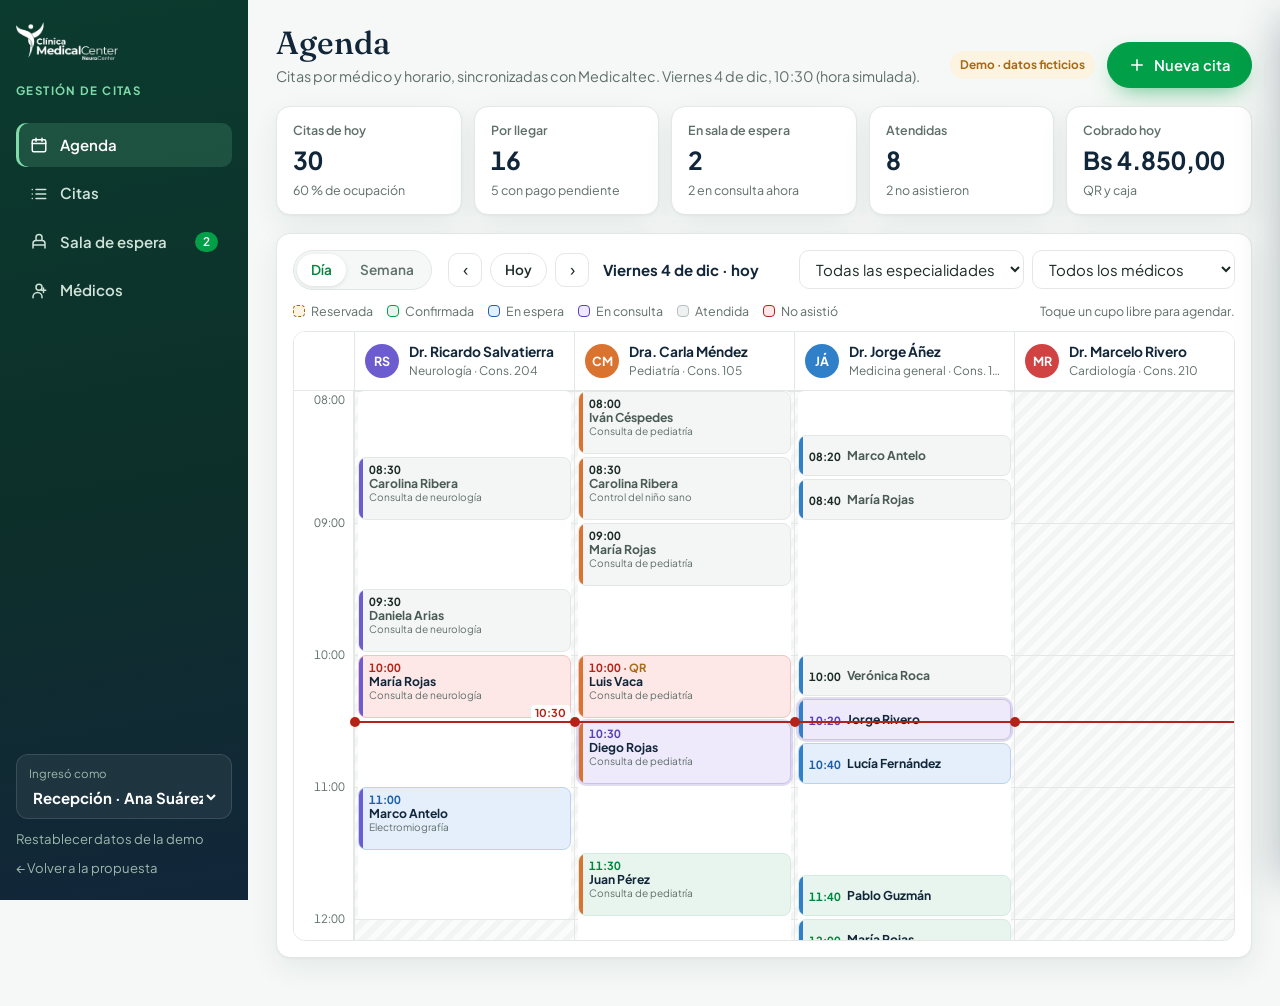
<file: dashboard/index.html>
<!DOCTYPE html>
<html lang="es">
<head>
    <meta charset="UTF-8">
    <meta name="viewport" content="width=device-width, initial-scale=1.0">
    <title>Gestión de citas · Demo · Clínica MedicalCenter</title>
    <meta name="description" content="Demo del sistema de gestión de citas de Clínica MedicalCenter: agenda por médico, lista de citas, sala de espera, reprogramación y cancelación.">
    <link rel="icon" href="https://medicalcenter.bo/wp-content/uploads/2021/05/cropped-logo-32x32.png">
    <meta name="theme-color" content="#0b3b2e">
    <meta property="og:type" content="website">
    <meta property="og:title" content="Demo · Gestión de citas · Clínica MedicalCenter">
    <meta property="og:description" content="Agenda por médico, lista de citas, sala de espera, reprogramación y cancelación. Demo de Servisofts S.R.L.">
    <meta property="og:image" content="https://medicalcenterbo.github.io/assets/og-image.jpg">
    <link rel="preconnect" href="https://fonts.googleapis.com">
    <link rel="preconnect" href="https://fonts.gstatic.com" crossorigin>
    <link href="https://fonts.googleapis.com/css2?family=Plus+Jakarta+Sans:wght@400;500;600;700;800&family=Fraunces:opsz,wght@9..144,500;9..144,600&display=swap" rel="stylesheet">
    <link rel="stylesheet" href="demo.css">
</head>
<body>

<div class="app">
    <!-- ============ BARRA LATERAL ============ -->
    <aside class="side">
        <a class="side__brand" href="../#portal" title="Volver a la propuesta"><img src="../assets/logo-white.png" alt="Clínica MedicalCenter"></a>
        <span class="side__tag">Gestión de citas</span>
        <nav class="side__nav" aria-label="Vistas">
            <button class="nav is-on" data-view="agenda"><svg viewBox="0 0 24 24" aria-hidden="true"><rect x="3" y="5" width="18" height="16" rx="2"/><path d="M3 10h18M8 3v4M16 3v4"/></svg><span>Agenda</span></button>
            <button class="nav" data-view="lista"><svg viewBox="0 0 24 24" aria-hidden="true"><path d="M8 6h13M8 12h13M8 18h13M3 6h.01M3 12h.01M3 18h.01"/></svg><span>Citas</span></button>
            <button class="nav" data-view="sala"><svg viewBox="0 0 24 24" aria-hidden="true"><path d="M4 20v-6a4 4 0 014-4h8a4 4 0 014 4v6M4 16h16M8 10V6a4 4 0 018 0v4"/></svg><span>Sala de espera</span><em id="nav-sala"></em></button>
            <button class="nav" data-view="medicos"><svg viewBox="0 0 24 24" aria-hidden="true"><circle cx="12" cy="7" r="4"/><path d="M4 21v-1a6 6 0 0112 0v1M18 8v6M15 11h6"/></svg><span>Médicos</span></button>
        </nav>
        <div class="side__foot">
            <label class="role">
                <small>Ingresó como</small>
                <select id="role" aria-label="Rol del usuario"></select>
            </label>
            <button class="link" id="reset" type="button">Restablecer datos de la demo</button>
            <a class="link" href="../#portal">← Volver a la propuesta</a>
        </div>
    </aside>

    <!-- ============ CONTENIDO ============ -->
    <main class="main">
        <header class="top">
            <div class="top__title">
                <h1 id="title">Agenda</h1>
                <p id="subtitle" class="muted"></p>
            </div>
            <div class="top__acts">
                <span class="badge" title="Los datos se guardan solo en este navegador">Demo · datos ficticios</span>
                <button class="btn btn--primary" id="btn-new" type="button"><svg viewBox="0 0 24 24" aria-hidden="true"><path d="M12 5v14M5 12h14"/></svg>Nueva cita</button>
            </div>
        </header>

        <section class="kpis" id="kpis" aria-label="Resumen del día"></section>

        <!-- AGENDA -->
        <section class="view" id="v-agenda">
            <div class="bar">
                <div class="seg" role="tablist" aria-label="Escala">
                    <button data-scale="dia" class="on">Día</button>
                    <button data-scale="semana">Semana</button>
                </div>
                <div class="datenav">
                    <button class="icon" data-shift="-1" aria-label="Anterior">‹</button>
                    <button class="chip" id="go-today">Hoy</button>
                    <button class="icon" data-shift="1" aria-label="Siguiente">›</button>
                    <b id="range-label"></b>
                </div>
                <div class="filters">
                    <select id="f-esp" aria-label="Especialidad"></select>
                    <select id="f-med" aria-label="Médico"></select>
                </div>
            </div>
            <div class="legend" id="legend"></div>
            <div class="grid-wrap"><div class="grid" id="grid"></div></div>
        </section>

        <!-- LISTA -->
        <section class="view" id="v-lista" hidden>
            <div class="bar">
                <input type="search" id="q" placeholder="Buscar paciente, teléfono, CI o código…" aria-label="Buscar">
                <div class="filters">
                    <select id="l-rango" aria-label="Rango de fechas">
                        <option value="hoy">Hoy</option>
                        <option value="manana">Mañana</option>
                        <option value="semana" selected>Esta semana</option>
                        <option value="proximas">Próximas</option>
                        <option value="todas">Todas</option>
                    </select>
                    <select id="l-estado" aria-label="Estado"></select>
                    <select id="l-esp" aria-label="Especialidad"></select>
                    <select id="l-canal" aria-label="Canal"></select>
                </div>
            </div>
            <div class="table-wrap">
                <table class="table">
                    <thead><tr><th>Código</th><th>Fecha y hora</th><th>Paciente</th><th>Médico</th><th>Servicio</th><th>Canal</th><th>Pago</th><th>Estado</th></tr></thead>
                    <tbody id="rows"></tbody>
                </table>
                <p class="empty" id="rows-empty" hidden>No hay citas con esos filtros.</p>
            </div>
            <p class="muted small" id="rows-count"></p>
        </section>

        <!-- SALA DE ESPERA -->
        <section class="view" id="v-sala" hidden>
            <p class="hint">Flujo del día en recepción: el paciente llega, se registra su llegada, el médico lo llama y finaliza la consulta. Use los botones de cada tarjeta.</p>
            <div class="board" id="board"></div>
        </section>

        <!-- MÉDICOS -->
        <section class="view" id="v-medicos" hidden>
            <div class="docs" id="docs"></div>
        </section>
    </main>
</div>

<!-- ============ FICHA DE LA CITA ============ -->
<div class="scrim" id="scrim" hidden></div>
<aside class="drawer" id="drawer" aria-hidden="true" aria-labelledby="d-title" role="dialog">
    <header class="drawer__head">
        <div><small id="d-code"></small><h2 id="d-title"></h2></div>
        <button class="icon" id="d-close" aria-label="Cerrar">✕</button>
    </header>
    <div class="drawer__body" id="d-body"></div>
    <footer class="drawer__acts" id="d-acts"></footer>
</aside>

<!-- ============ NUEVA CITA / REPROGRAMAR ============ -->
<dialog class="modal" id="modal" aria-labelledby="m-title">
    <form method="dialog" id="m-form">
        <header class="modal__head">
            <h2 id="m-title">Nueva cita</h2>
            <button class="icon" value="cancel" formnovalidate aria-label="Cerrar">✕</button>
        </header>
        <div class="modal__body">
            <fieldset id="m-pac">
                <legend>Paciente</legend>
                <div class="field">
                    <label for="m-tel">Teléfono (WhatsApp)</label>
                    <input id="m-tel" inputmode="tel" placeholder="Ej. 70012345" autocomplete="off">
                </div>
                <div class="found" id="m-found" hidden></div>
                <div class="field-row" id="m-newpac" hidden>
                    <div class="field"><label for="m-nom">Nombre completo</label><input id="m-nom" placeholder="Nombre y apellido"></div>
                    <div class="field"><label for="m-ci">CI</label><input id="m-ci" placeholder="Opcional"></div>
                </div>
            </fieldset>
            <fieldset>
                <legend>Médico y horario</legend>
                <div class="field-row">
                    <div class="field"><label for="m-esp">Especialidad</label><select id="m-esp"></select></div>
                    <div class="field"><label for="m-med">Médico</label><select id="m-med"></select></div>
                </div>
                <div class="field"><span class="lbl">Fecha</span><div class="days" id="m-days"></div></div>
                <div class="field"><span class="lbl">Horarios libres</span><div class="slots" id="m-slots"></div></div>
            </fieldset>
            <fieldset id="m-extra">
                <legend>Servicio</legend>
                <div class="field-row">
                    <div class="field"><label for="m-svc">Servicio</label><select id="m-svc"></select></div>
                    <div class="field"><label for="m-canal">Canal</label><select id="m-canal"></select></div>
                </div>
                <label class="check"><input type="checkbox" id="m-pagado"> Pago ya recibido (QR o caja)</label>
            </fieldset>
            <div class="field" id="m-motivo-wrap" hidden>
                <label for="m-motivo">Motivo de la reprogramación</label>
                <input id="m-motivo" placeholder="Ej. el paciente pidió otro día">
            </div>
            <p class="err" id="m-err" role="alert"></p>
        </div>
        <footer class="modal__foot">
            <span class="muted small" id="m-sum"></span>
            <button class="btn btn--ghost" value="cancel" formnovalidate>Cancelar</button>
            <button class="btn btn--primary" id="m-ok" value="ok">Agendar</button>
        </footer>
    </form>
</dialog>

<!-- ============ CANCELAR ============ -->
<dialog class="modal modal--sm" id="cancel" aria-labelledby="c-title">
    <form method="dialog">
        <header class="modal__head"><h2 id="c-title">Cancelar cita</h2></header>
        <div class="modal__body">
            <p id="c-text"></p>
            <div class="field"><label for="c-motivo">Motivo</label>
                <select id="c-motivo">
                    <option>El paciente lo solicitó</option>
                    <option>El médico no estará disponible</option>
                    <option>Pago QR vencido</option>
                    <option>Cita duplicada</option>
                </select>
            </div>
            <label class="check"><input type="checkbox" id="c-wa" checked> Avisar al paciente por WhatsApp</label>
        </div>
        <footer class="modal__foot">
            <button class="btn btn--ghost" value="cancel">Volver</button>
            <button class="btn btn--danger" value="ok">Cancelar cita</button>
        </footer>
    </form>
</dialog>

<div class="toast" id="toast" role="status" aria-live="polite"></div>

<script src="demo.js"></script>
</body>
</html>
</file>
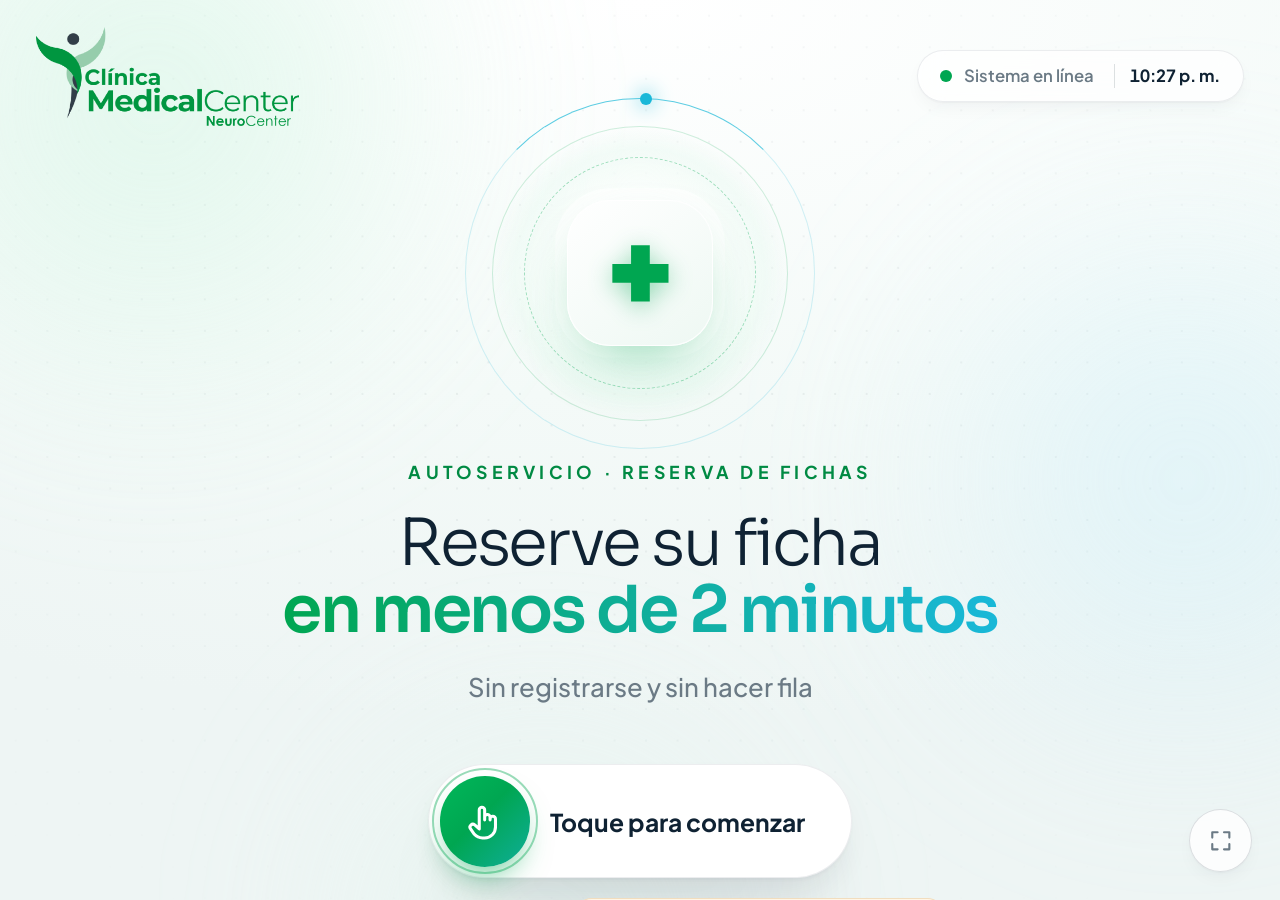
<file: demo/index.html>
<!DOCTYPE html>
<html lang="es">
<head>
    <meta charset="UTF-8">
    <meta name="viewport" content="width=device-width, initial-scale=1.0, maximum-scale=1.0, user-scalable=no, viewport-fit=cover">
    <title>Reserva de fichas · Clínica MedicalCenter</title>
    <meta name="description" content="Demo de reserva de fichas de Clínica MedicalCenter: reserve su ficha sin registrarse, elija médico y horario, y pague con QR.">
    <link rel="icon" href="https://medicalcenter.bo/wp-content/uploads/2021/05/cropped-logo-32x32.png">
    <meta name="theme-color" content="#f6fbf9">
    <meta property="og:type" content="website">
    <meta property="og:title" content="Demo · Reserva de fichas · Clínica MedicalCenter">
    <meta property="og:description" content="Reserve su ficha sin registrarse desde cualquier dispositivo: especialidad, médico, horario y pago con QR. Demo de Servisofts S.R.L.">
    <meta property="og:image" content="https://medicalcenterbo.github.io/assets/og-image.jpg">
    <link rel="preconnect" href="https://fonts.googleapis.com">
    <link rel="preconnect" href="https://fonts.gstatic.com" crossorigin>
    <link href="https://fonts.googleapis.com/css2?family=Plus+Jakarta+Sans:wght@400;500;600;700;800&family=Sora:wght@300;400;500;600;700&display=swap" rel="stylesheet">
    <link rel="stylesheet" href="totem.css">
</head>
<body>

<!-- ============ FONDO (auroras suaves y retícula) ============ -->
<div class="bg" aria-hidden="true"><i></i><i></i><i></i></div>

<!-- ============ PANTALLA DE ESPERA ============ -->
<section class="idle" id="idle" aria-label="Pantalla de inicio">
    <header class="idle__top">
        <img class="idle__logo" src="../assets/logo.png" alt="Clínica MedicalCenter">
        <div class="idle__status"><span class="live"></span>Sistema en línea<b id="idle-clock"></b></div>
    </header>

    <div class="idle__center">
        <div class="orb" aria-hidden="true">
            <span class="orb__ring orb__ring--1"></span>
            <span class="orb__ring orb__ring--2"></span>
            <span class="orb__ring orb__ring--3"></span>
            <span class="orb__core"><svg viewBox="0 0 24 24"><path d="M9 3h6v6h6v6h-6v6H9v-6H3V9h6z"/></svg></span>
        </div>
        <p class="idle__kicker">Autoservicio · Reserva de fichas</p>
        <h1>Reserve su ficha<br><span>en menos de 2 minutos</span></h1>
        <p class="idle__rot" id="idle-rot" aria-live="polite"></p>
        <button class="idle__touch" id="idle-start" type="button">
            <span class="idle__touch-ico"><svg viewBox="0 0 24 24" aria-hidden="true"><path d="M9 11V5.5a1.5 1.5 0 013 0V11m0-1.5a1.5 1.5 0 013 0V11m0-.5a1.5 1.5 0 013 0V15a6 6 0 01-6 6h-1.2a6 6 0 01-4.5-2L4.2 16a1.6 1.6 0 012.3-2.2L9 16V11"/></svg></span>
            Toque para comenzar
        </button>
    </div>

    <svg class="ecg" viewBox="0 0 1200 120" preserveAspectRatio="none" aria-hidden="true">
        <path class="ecg__base" d="M0 60H380l30 0 15-30 15 60 15-80 20 100 15-50H700l20 0 15-15 15 30 15-15H1200"/>
        <path class="ecg__pulse" d="M0 60H380l30 0 15-30 15 60 15-80 20 100 15-50H700l20 0 15-15 15 30 15-15H1200"/>
    </svg>

    <div class="idle__foot">
        <span>Sede Cristo Redentor · Atención las 24 horas</span>
        <span class="idle__demo">Modo demostración · datos ficticios</span>
        <a href="../#portal" class="idle__exit">Salir de la demo</a>
    </div>
</section>

<!-- ============ APLICACIÓN DEL TÓTEM ============ -->
<div class="kiosk" id="kiosk" hidden>
    <header class="top">
        <img class="top__logo" src="../assets/logo.png" alt="Clínica MedicalCenter">
        <div class="top__title">
            <div><b id="step-title"></b><small id="step-sub"></small></div>
        </div>
        <div class="top__right">
            <div class="top__clock"><b id="clock"></b><small id="date"></small></div>
            <button class="top__home" id="btn-home" type="button" aria-label="Volver al inicio">
                <svg viewBox="0 0 24 24" aria-hidden="true"><path d="M3 11l9-8 9 8M5 9.5V21h5v-6h4v6h5V9.5"/></svg><span>Inicio</span>
            </button>
        </div>
    </header>

    <nav class="steps" id="steps" aria-label="Progreso de la reserva"></nav>

    <div class="stage">
        <div class="screenwrap">
            <main class="screen" id="screen" aria-live="polite"></main>
            <button class="kbtoggle" id="kbtoggle" type="button" aria-pressed="false" hidden aria-label="Usar el teclado en pantalla" title="Teclado en pantalla">
                <svg viewBox="0 0 24 24" aria-hidden="true"><rect x="2" y="6" width="20" height="13" rx="2.5"/><path d="M6 10h.01M10 10h.01M14 10h.01M18 10h.01M6 13.5h.01M18 13.5h.01M9 15.5h6"/></svg>
                <i class="kbtoggle__sw" aria-hidden="true"></i>
            </button>
        </div>
        <aside class="summary" id="summary" aria-label="Resumen de su reserva"></aside>
    </div>

    <footer class="actions" id="actions"></footer>
</div>

<!-- ============ TECLADO EN PANTALLA ============ -->
<div class="kb" id="kb" hidden>
    <div class="kb__panel" role="dialog" aria-label="Teclado en pantalla">
        <div class="kb__head"><span id="kb-label"></span><div class="kb__value" id="kb-value"></div></div>
        <div class="kb__keys" id="kb-keys"></div>
    </div>
</div>

<!-- ============ AVISO DE INACTIVIDAD ============ -->
<div class="modal" id="idle-modal" hidden>
    <div class="modal__box" role="alertdialog" aria-labelledby="im-title">
        <div class="modal__count" id="im-count">15</div>
        <h2 id="im-title">¿Necesita más tiempo?</h2>
        <p>Por seguridad, la reserva se cancelará y el sistema volverá al inicio.</p>
        <div class="modal__btns">
            <button class="btn btn--ghost" id="im-exit" type="button">Terminar</button>
            <button class="btn btn--primary" id="im-stay" type="button">Sí, continuar</button>
        </div>
    </div>
</div>

<div class="toast" id="toast" role="status"></div>
<button class="fs" id="btn-fs" type="button" aria-label="Pantalla completa" title="Pantalla completa">
    <svg viewBox="0 0 24 24" aria-hidden="true"><path d="M4 9V4h5M20 9V4h-5M4 15v5h5M20 15v5h-5"/></svg>
</button>

<script src="totem.js"></script>
</body>
</html>
</file>
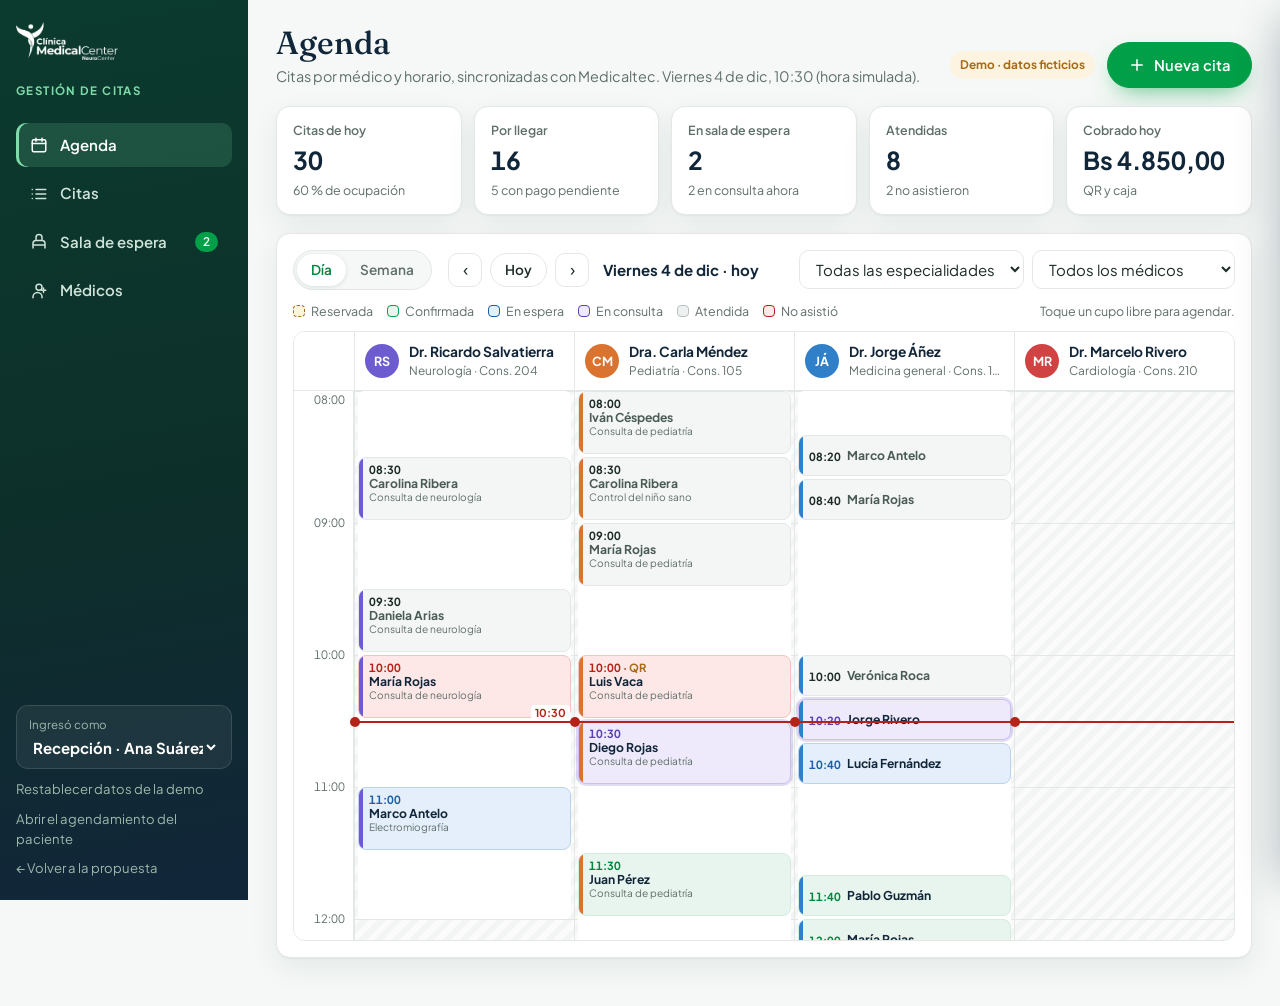
<file: demo/dashboard.html>
<!DOCTYPE html>
<html lang="es">
<head>
    <meta charset="UTF-8">
    <meta name="viewport" content="width=device-width, initial-scale=1.0">
    <title>Panel de citas · Demo · Clínica MedicalCenter</title>
    <meta name="description" content="Demo del sistema de gestión de citas de Clínica MedicalCenter: agenda por médico, lista de citas, sala de espera, reprogramación y cancelación.">
    <link rel="icon" href="https://medicalcenter.bo/wp-content/uploads/2021/05/cropped-logo-32x32.png">
    <meta name="theme-color" content="#0b3b2e">
    <meta property="og:type" content="website">
    <meta property="og:title" content="Demo · Gestión de citas · Clínica MedicalCenter">
    <meta property="og:description" content="Agenda por médico, lista de citas, sala de espera, reprogramación y cancelación. Demo de Servisofts S.R.L.">
    <meta property="og:image" content="https://medicalcenterbo.github.io/assets/og-image.jpg">
    <link rel="preconnect" href="https://fonts.googleapis.com">
    <link rel="preconnect" href="https://fonts.gstatic.com" crossorigin>
    <link href="https://fonts.googleapis.com/css2?family=Plus+Jakarta+Sans:wght@400;500;600;700;800&family=Fraunces:opsz,wght@9..144,500;9..144,600&display=swap" rel="stylesheet">
    <link rel="stylesheet" href="demo.css">
</head>
<body>

<div class="app">
    <!-- ============ BARRA LATERAL ============ -->
    <aside class="side">
        <a class="side__brand" href="../#portal" title="Volver a la propuesta"><img src="../assets/logo-white.png" alt="Clínica MedicalCenter"></a>
        <span class="side__tag">Gestión de citas</span>
        <nav class="side__nav" aria-label="Vistas">
            <button class="nav is-on" data-view="agenda"><svg viewBox="0 0 24 24" aria-hidden="true"><rect x="3" y="5" width="18" height="16" rx="2"/><path d="M3 10h18M8 3v4M16 3v4"/></svg><span>Agenda</span></button>
            <button class="nav" data-view="lista"><svg viewBox="0 0 24 24" aria-hidden="true"><path d="M8 6h13M8 12h13M8 18h13M3 6h.01M3 12h.01M3 18h.01"/></svg><span>Citas</span></button>
            <button class="nav" data-view="sala"><svg viewBox="0 0 24 24" aria-hidden="true"><path d="M4 20v-6a4 4 0 014-4h8a4 4 0 014 4v6M4 16h16M8 10V6a4 4 0 018 0v4"/></svg><span>Sala de espera</span><em id="nav-sala"></em></button>
            <button class="nav" data-view="medicos"><svg viewBox="0 0 24 24" aria-hidden="true"><circle cx="12" cy="7" r="4"/><path d="M4 21v-1a6 6 0 0112 0v1M18 8v6M15 11h6"/></svg><span>Médicos</span></button>
        </nav>
        <div class="side__foot">
            <label class="role">
                <small>Ingresó como</small>
                <select id="role" aria-label="Rol del usuario"></select>
            </label>
            <button class="link" id="reset" type="button">Restablecer datos de la demo</button>
            <a class="link" href="./">Abrir el agendamiento del paciente</a>
            <a class="link" href="../#portal">← Volver a la propuesta</a>
        </div>
    </aside>

    <!-- ============ CONTENIDO ============ -->
    <main class="main">
        <header class="top">
            <div class="top__title">
                <h1 id="title">Agenda</h1>
                <p id="subtitle" class="muted"></p>
            </div>
            <div class="top__acts">
                <span class="badge" title="Los datos se guardan solo en este navegador">Demo · datos ficticios</span>
                <button class="btn btn--primary" id="btn-new" type="button"><svg viewBox="0 0 24 24" aria-hidden="true"><path d="M12 5v14M5 12h14"/></svg>Nueva cita</button>
            </div>
        </header>

        <section class="kpis" id="kpis" aria-label="Resumen del día"></section>

        <!-- AGENDA -->
        <section class="view" id="v-agenda">
            <div class="bar">
                <div class="seg" role="tablist" aria-label="Escala">
                    <button data-scale="dia" class="on">Día</button>
                    <button data-scale="semana">Semana</button>
                </div>
                <div class="datenav">
                    <button class="icon" data-shift="-1" aria-label="Anterior">‹</button>
                    <button class="chip" id="go-today">Hoy</button>
                    <button class="icon" data-shift="1" aria-label="Siguiente">›</button>
                    <b id="range-label"></b>
                </div>
                <div class="filters">
                    <select id="f-esp" aria-label="Especialidad"></select>
                    <select id="f-med" aria-label="Médico"></select>
                </div>
            </div>
            <div class="legend" id="legend"></div>
            <div class="grid-wrap"><div class="grid" id="grid"></div></div>
        </section>

        <!-- LISTA -->
        <section class="view" id="v-lista" hidden>
            <div class="bar">
                <input type="search" id="q" placeholder="Buscar paciente, teléfono, CI o código…" aria-label="Buscar">
                <div class="filters">
                    <select id="l-rango" aria-label="Rango de fechas">
                        <option value="hoy">Hoy</option>
                        <option value="manana">Mañana</option>
                        <option value="semana" selected>Esta semana</option>
                        <option value="proximas">Próximas</option>
                        <option value="todas">Todas</option>
                    </select>
                    <select id="l-estado" aria-label="Estado"></select>
                    <select id="l-esp" aria-label="Especialidad"></select>
                    <select id="l-canal" aria-label="Canal"></select>
                </div>
            </div>
            <div class="table-wrap">
                <table class="table">
                    <thead><tr><th>Código</th><th>Fecha y hora</th><th>Paciente</th><th>Médico</th><th>Servicio</th><th>Canal</th><th>Pago</th><th>Estado</th></tr></thead>
                    <tbody id="rows"></tbody>
                </table>
                <p class="empty" id="rows-empty" hidden>No hay citas con esos filtros.</p>
            </div>
            <p class="muted small" id="rows-count"></p>
        </section>

        <!-- SALA DE ESPERA -->
        <section class="view" id="v-sala" hidden>
            <p class="hint">Flujo del día en recepción: el paciente llega, se registra su llegada, el médico lo llama y finaliza la consulta. Use los botones de cada tarjeta.</p>
            <div class="board" id="board"></div>
        </section>

        <!-- MÉDICOS -->
        <section class="view" id="v-medicos" hidden>
            <div class="docs" id="docs"></div>
        </section>
    </main>
</div>

<!-- ============ FICHA DE LA CITA ============ -->
<div class="scrim" id="scrim" hidden></div>
<aside class="drawer" id="drawer" aria-hidden="true" aria-labelledby="d-title" role="dialog">
    <header class="drawer__head">
        <div><small id="d-code"></small><h2 id="d-title"></h2></div>
        <button class="icon" id="d-close" aria-label="Cerrar">✕</button>
    </header>
    <div class="drawer__body" id="d-body"></div>
    <footer class="drawer__acts" id="d-acts"></footer>
</aside>

<!-- ============ NUEVA CITA / REPROGRAMAR ============ -->
<dialog class="modal" id="modal" aria-labelledby="m-title">
    <form method="dialog" id="m-form">
        <header class="modal__head">
            <h2 id="m-title">Nueva cita</h2>
            <button class="icon" value="cancel" formnovalidate aria-label="Cerrar">✕</button>
        </header>
        <div class="modal__body">
            <fieldset id="m-pac">
                <legend>Paciente</legend>
                <div class="field">
                    <label for="m-tel">Teléfono (WhatsApp)</label>
                    <input id="m-tel" inputmode="tel" placeholder="Ej. 70012345" autocomplete="off">
                </div>
                <div class="found" id="m-found" hidden></div>
                <div class="field-row" id="m-newpac" hidden>
                    <div class="field"><label for="m-nom">Nombre completo</label><input id="m-nom" placeholder="Nombre y apellido"></div>
                    <div class="field"><label for="m-ci">CI</label><input id="m-ci" placeholder="Opcional"></div>
                </div>
            </fieldset>
            <fieldset>
                <legend>Médico y horario</legend>
                <div class="field-row">
                    <div class="field"><label for="m-esp">Especialidad</label><select id="m-esp"></select></div>
                    <div class="field"><label for="m-med">Médico</label><select id="m-med"></select></div>
                </div>
                <div class="field"><span class="lbl">Fecha</span><div class="days" id="m-days"></div></div>
                <div class="field"><span class="lbl">Horarios libres</span><div class="slots" id="m-slots"></div></div>
            </fieldset>
            <fieldset id="m-extra">
                <legend>Servicio</legend>
                <div class="field-row">
                    <div class="field"><label for="m-svc">Servicio</label><select id="m-svc"></select></div>
                    <div class="field"><label for="m-canal">Canal</label><select id="m-canal"></select></div>
                </div>
                <label class="check"><input type="checkbox" id="m-pagado"> Pago ya recibido (QR o caja)</label>
            </fieldset>
            <div class="field" id="m-motivo-wrap" hidden>
                <label for="m-motivo">Motivo de la reprogramación</label>
                <input id="m-motivo" placeholder="Ej. el paciente pidió otro día">
            </div>
            <p class="err" id="m-err" role="alert"></p>
        </div>
        <footer class="modal__foot">
            <span class="muted small" id="m-sum"></span>
            <button class="btn btn--ghost" value="cancel" formnovalidate>Cancelar</button>
            <button class="btn btn--primary" id="m-ok" value="ok">Agendar</button>
        </footer>
    </form>
</dialog>

<!-- ============ CANCELAR ============ -->
<dialog class="modal modal--sm" id="cancel" aria-labelledby="c-title">
    <form method="dialog">
        <header class="modal__head"><h2 id="c-title">Cancelar cita</h2></header>
        <div class="modal__body">
            <p id="c-text"></p>
            <div class="field"><label for="c-motivo">Motivo</label>
                <select id="c-motivo">
                    <option>El paciente lo solicitó</option>
                    <option>El médico no estará disponible</option>
                    <option>Pago QR vencido</option>
                    <option>Cita duplicada</option>
                </select>
            </div>
            <label class="check"><input type="checkbox" id="c-wa" checked> Avisar al paciente por WhatsApp</label>
        </div>
        <footer class="modal__foot">
            <button class="btn btn--ghost" value="cancel">Volver</button>
            <button class="btn btn--danger" value="ok">Cancelar cita</button>
        </footer>
    </form>
</dialog>

<div class="toast" id="toast" role="status" aria-live="polite"></div>

<script src="datos.js"></script>
<script src="demo.js"></script>
</body>
</html>
</file>
<file: dashboard/demo.css>
/* =========================================================
   Demo · Gestión de citas — mismo sistema visual de la propuesta
   ========================================================= */
:root {
    --green: #009f48;
    --green-600: #00863d;
    --green-200: #8fe3b6;
    --green-900: #0b3b2e;
    --mint: #e8f5ee;
    --mint-2: #d3ecde;
    --navy: #12263a;
    --ink: #1c2b27;
    --muted: #5f6f6a;
    --line: #e3e8e5;
    --bg: #ffffff;
    --tint: #f5f8f6;
    --amber: #a86a12;
    --amber-bg: #fdf3e1;
    --red: #b42318;
    --red-bg: #fde8e7;
    --blue: #1d5fa8;
    --blue-bg: #e4effb;
    --violet: #5a3fb8;
    --violet-bg: #eeeafc;
    --gray: #6b7280;
    --gray-bg: #eef0f2;
    --radius: 14px;
    --shadow: 0 1px 2px rgba(18, 38, 58, .04), 0 10px 30px rgba(18, 38, 58, .07);
    --serif: 'Fraunces', Georgia, serif;
    --sans: 'Plus Jakarta Sans', system-ui, -apple-system, 'Segoe UI', Roboto, sans-serif;
    --ease: cubic-bezier(.2, .7, .2, 1);
}

*, *::before, *::after { box-sizing: border-box; }
html, body { margin: 0; }
body { font: 400 15px/1.5 var(--sans); color: var(--ink); background: var(--tint); -webkit-font-smoothing: antialiased; }
h1, h2, h3, h4 { color: var(--navy); line-height: 1.2; margin: 0; }
button, input, select { font: inherit; color: inherit; }
button { cursor: pointer; }
[hidden] { display: none !important; }
:focus-visible { outline: 3px solid var(--green); outline-offset: 2px; border-radius: 6px; }
.muted { color: var(--muted); }
.small { font-size: .84rem; }
.mono { font-family: ui-monospace, 'SF Mono', Menlo, Consolas, monospace; font-size: .84em; }
svg { width: 18px; height: 18px; fill: none; stroke: currentColor; stroke-width: 2; stroke-linecap: round; stroke-linejoin: round; flex: none; }

/* ---------- estructura ---------- */
.app { display: grid; grid-template-columns: 248px minmax(0, 1fr); min-height: 100vh; }
.side { position: sticky; top: 0; height: 100vh; display: flex; flex-direction: column; gap: 6px; padding: 22px 16px; background: linear-gradient(170deg, #0b3b2e 0%, #0d2f2a 55%, #12263a 100%); color: #d8ebe1; }
.side__brand img { height: 38px; width: auto; }
.side__tag { font-size: .72rem; font-weight: 700; letter-spacing: .12em; text-transform: uppercase; color: #7fdcaa; margin: 10px 0 18px; }
.side__nav { display: flex; flex-direction: column; gap: 4px; }
.nav { display: flex; align-items: center; gap: 12px; padding: 11px 14px; border: 0; border-radius: 10px; background: transparent; color: #cfe3d9; font-weight: 600; text-align: left; transition: background .2s, color .2s; }
.nav:hover { background: rgba(255, 255, 255, .07); color: #fff; }
.nav.is-on { background: rgba(127, 220, 170, .16); color: #fff; box-shadow: inset 3px 0 0 #7fdcaa; }
.nav em { margin-left: auto; font-style: normal; font-size: .74rem; background: var(--green); color: #fff; border-radius: 999px; padding: 1px 8px; }
.nav em:empty { display: none; }
.side__foot { margin-top: auto; display: flex; flex-direction: column; gap: 10px; }
.role { display: flex; flex-direction: column; gap: 4px; background: rgba(255, 255, 255, .06); border: 1px solid rgba(255, 255, 255, .12); border-radius: 12px; padding: 10px 12px; }
.role small { font-size: .72rem; color: #9db8ac; }
.role select { background: transparent; border: 0; color: #fff; font-weight: 700; padding: 0; }
.role select option { color: var(--ink); }
.link { background: none; border: 0; padding: 0; color: #9db8ac; font-size: .82rem; text-align: left; text-decoration: none; }
.link:hover { color: #fff; text-decoration: underline; }

.main { min-width: 0; padding: 24px 28px 48px; display: flex; flex-direction: column; gap: 18px; }
.top { display: flex; align-items: flex-end; justify-content: space-between; gap: 16px; flex-wrap: wrap; }
.top h1 { font-family: var(--serif); font-weight: 500; font-size: 2rem; }
.top p { margin: 4px 0 0; font-size: .9rem; }
.top__acts { display: flex; align-items: center; gap: 12px; flex-wrap: wrap; }
.badge { font-size: .74rem; font-weight: 700; color: var(--amber); background: var(--amber-bg); padding: 5px 10px; border-radius: 999px; }

/* ---------- botones ---------- */
.btn { display: inline-flex; align-items: center; gap: 8px; font-weight: 600; font-size: .92rem; border-radius: 999px; padding: 11px 20px; border: 1px solid var(--line); background: #fff; text-decoration: none; transition: transform .2s var(--ease), box-shadow .2s, background .2s; }
.btn:hover { transform: translateY(-1px); }
.btn--sm { padding: 8px 14px; font-size: .84rem; }
.btn--primary { background: var(--green); border-color: var(--green); color: #fff; box-shadow: 0 10px 24px -10px rgba(0, 159, 72, .7); }
.btn--primary:hover { background: #00b352; }
.btn--ghost { background: transparent; }
.btn--danger { background: var(--red); border-color: var(--red); color: #fff; }
.btn--danger-ghost { color: var(--red); border-color: #f3c3bf; }
.icon { width: 34px; height: 34px; display: inline-grid; place-items: center; border-radius: 10px; border: 1px solid var(--line); background: #fff; font-size: 1.1rem; line-height: 1; }
.chip { border: 1px solid var(--line); background: #fff; border-radius: 999px; padding: 6px 14px; font-weight: 600; font-size: .85rem; }
.mini { border: 1px solid var(--line); background: #fff; border-radius: 999px; padding: 6px 12px; font-size: .78rem; font-weight: 600; }
.mini--solid { background: var(--green); border-color: var(--green); color: #fff; }
.mini:hover { filter: brightness(.97); }

/* ---------- indicadores ---------- */
.kpis { display: grid; grid-template-columns: repeat(5, minmax(0, 1fr)); gap: 12px; }
.kpi { background: #fff; border: 1px solid var(--line); border-radius: var(--radius); padding: 14px 16px; box-shadow: var(--shadow); display: flex; flex-direction: column; gap: 2px; }
.kpi small { color: var(--muted); font-size: .78rem; font-weight: 600; }
.kpi b { font-size: 1.55rem; color: var(--navy); font-variant-numeric: tabular-nums; }
.kpi span { font-size: .78rem; color: var(--muted); }

/* ---------- barra de filtros ---------- */
.view { background: #fff; border: 1px solid var(--line); border-radius: var(--radius); box-shadow: var(--shadow); padding: 16px; min-width: 0; }
.bar { display: flex; align-items: center; gap: 12px 16px; flex-wrap: wrap; margin-bottom: 12px; }
.seg { display: inline-flex; background: var(--tint); border: 1px solid var(--line); border-radius: 999px; padding: 3px; }
.seg button { border: 0; background: transparent; border-radius: 999px; padding: 6px 14px; font-weight: 600; font-size: .85rem; color: var(--muted); }
.seg button.on { background: #fff; color: var(--green-600); box-shadow: 0 1px 4px rgba(18, 38, 58, .12); }
.datenav { display: flex; align-items: center; gap: 8px; }
.datenav b { margin-left: 6px; color: var(--navy); }
.filters { display: flex; gap: 8px; flex-wrap: wrap; margin-left: auto; }
select, input[type="search"], .field input { border: 1px solid var(--line); border-radius: 10px; padding: 8px 12px; background: #fff; min-width: 0; }
select:disabled { background: var(--tint); color: var(--muted); }
input[type="search"] { flex: 1 1 260px; }
.legend { display: flex; flex-wrap: wrap; gap: 6px 14px; font-size: .78rem; color: var(--muted); margin-bottom: 10px; align-items: center; }
.legend span { display: inline-flex; align-items: center; gap: 6px; }
.legend__sep { width: 1px; height: 14px; background: var(--line); }
.legend__hint { margin-left: auto; }
.sw { width: 12px; height: 12px; border-radius: 4px; display: inline-block; }
.hint { margin: 0 0 14px; color: var(--muted); font-size: .9rem; }
.empty { padding: 40px 16px; text-align: center; color: var(--muted); }

/* ---------- estados ---------- */
.st { display: inline-block; font-size: .72rem; font-weight: 700; border-radius: 999px; padding: 2px 9px; white-space: nowrap; }
.st--reservada, .sw--reservada { background: var(--amber-bg); color: var(--amber); }
.st--confirmada, .sw--confirmada { background: var(--mint); color: var(--green-600); }
.st--espera, .sw--espera { background: var(--blue-bg); color: var(--blue); }
.st--consulta, .sw--consulta { background: var(--violet-bg); color: var(--violet); }
.st--atendida, .sw--atendida { background: var(--gray-bg); color: #3f5a4f; }
.st--ausente, .sw--ausente { background: var(--red-bg); color: var(--red); }
.st--cancelada { background: var(--gray-bg); color: var(--gray); text-decoration: line-through; }
.sw--reservada { border: 1px dashed var(--amber); }
.sw--confirmada { border: 1px solid var(--green); }
.sw--espera { border: 1px solid var(--blue); }
.sw--consulta { border: 1px solid var(--violet); }
.sw--atendida { border: 1px solid #b6c2bd; }
.sw--ausente { border: 1px solid var(--red); }
.pay { font-size: .74rem; font-weight: 700; color: var(--amber); }
.pay--ok { color: var(--green-600); }

/* ---------- agenda ---------- */
.grid-wrap { overflow: auto; max-height: calc(100vh - 290px); min-height: 420px; border: 1px solid var(--line); border-radius: 12px; }
.grid { --cols: 1; min-width: calc(60px + var(--cols) * 150px); }
.g-head, .g-body { display: grid; grid-template-columns: 60px repeat(var(--cols), minmax(150px, 1fr)); }
.g-head { position: sticky; top: 0; z-index: 3; background: #fff; border-bottom: 1px solid var(--line); }
.g-corner { position: sticky; left: 0; background: #fff; z-index: 1; }
.g-colhead { display: flex; align-items: center; gap: 10px; padding: 10px; border-left: 1px solid var(--line); min-width: 0; }
.g-colhead b { display: block; font-size: .86rem; color: var(--navy); white-space: nowrap; overflow: hidden; text-overflow: ellipsis; }
.g-colhead small { display: block; font-size: .74rem; color: var(--muted); white-space: nowrap; overflow: hidden; text-overflow: ellipsis; }
.g-colhead div { min-width: 0; }
.g-colhead[data-day] { cursor: pointer; justify-content: center; text-align: center; text-transform: capitalize; }
.g-colhead[data-day]:hover { background: var(--mint); }
.g-times { position: sticky; left: 0; z-index: 2; background: #fff; border-right: 1px solid var(--line); }
.g-times span { position: absolute; right: 8px; transform: translateY(-50%); font-size: .72rem; color: var(--muted); font-variant-numeric: tabular-nums; }
.g-times span:first-child { transform: none; }
.col { position: relative; border-left: 1px solid var(--line); background: repeating-linear-gradient(135deg, #fafbfa 0 6px, #f3f5f4 6px 12px); }
.col--today { box-shadow: inset 0 0 0 2px var(--mint-2); }
.hl { position: absolute; left: 0; right: 0; border-top: 1px solid var(--line); }
.work { position: absolute; background: #fff; border-radius: 6px; }
.ghost { position: absolute; border: 1px dashed transparent; background: transparent; border-radius: 8px; font-size: .74rem; color: transparent; text-align: left; padding: 0 8px; transition: all .15s; }
.ghost:hover, .ghost:focus-visible { border-color: var(--green); color: var(--green-600); background: var(--mint); }
.appt { position: absolute; z-index: 1; display: flex; flex-direction: column; align-items: flex-start; justify-content: flex-start; gap: 0; overflow: hidden; text-align: left; padding: 4px 8px 4px 10px; border-radius: 8px; border: 1px solid; font-size: .76rem; line-height: 1.25; transition: transform .15s var(--ease), box-shadow .15s; }
.appt::before { content: ""; position: absolute; left: 0; top: 0; bottom: 0; width: 4px; background: var(--mc); }
.appt:hover { transform: translateY(-1px); box-shadow: 0 8px 18px -10px rgba(18, 38, 58, .45); z-index: 2; }
.appt b { color: var(--navy); white-space: nowrap; overflow: hidden; text-overflow: ellipsis; max-width: 100%; }
.appt small { color: var(--muted); white-space: nowrap; overflow: hidden; text-overflow: ellipsis; max-width: 100%; }
.appt__t { font-size: .7rem; font-weight: 700; font-variant-numeric: tabular-nums; }
.appt__t i { font-style: normal; color: var(--amber); }
.appt--reservada { background: var(--amber-bg); border-color: #efd29b; border-style: dashed; }
.appt--confirmada { background: var(--mint); border-color: var(--mint-2); }
.appt--confirmada .appt__t { color: var(--green-600); }
.appt--espera { background: var(--blue-bg); border-color: #b9d3f0; }
.appt--espera .appt__t { color: var(--blue); }
.appt--consulta { background: var(--violet-bg); border-color: #cbc0f3; box-shadow: 0 0 0 2px rgba(90, 63, 184, .18); }
.appt--consulta .appt__t { color: var(--violet); }
.appt--atendida { background: #f4f6f5; border-color: var(--line); }
.appt--atendida b { color: #4a5b55; }
.appt--ausente { background: var(--red-bg); border-color: #f3c3bf; }
.appt--ausente .appt__t { color: var(--red); }
.appt--row { flex-direction: row; align-items: center; gap: 6px; padding-block: 2px; }
.appt.flash { animation: flash 1.6s var(--ease) 2; }
@keyframes flash { 30% { box-shadow: 0 0 0 4px rgba(0, 159, 72, .45); } }
.now { position: absolute; left: 0; right: 0; height: 0; border-top: 2px solid var(--red); z-index: 2; pointer-events: none; }
.now::before { content: ""; position: absolute; left: -5px; top: -6px; width: 10px; height: 10px; border-radius: 50%; background: var(--red); }
.now i { position: absolute; right: 4px; top: -18px; font-style: normal; font-size: .68rem; font-weight: 700; color: var(--red); background: #fff; padding: 0 4px; border-radius: 4px; }
.av { width: 34px; height: 34px; flex: none; display: grid; place-items: center; border-radius: 50%; background: var(--mc); color: #fff; font-weight: 700; font-size: .78rem; }
.av--lg { width: 46px; height: 46px; font-size: .95rem; }

/* ---------- lista ---------- */
.table-wrap { overflow-x: auto; border: 1px solid var(--line); border-radius: 12px; }
.table { width: 100%; border-collapse: collapse; font-size: .86rem; min-width: 900px; }
.table th { text-align: left; font-size: .74rem; text-transform: uppercase; letter-spacing: .06em; color: var(--muted); font-weight: 700; padding: 10px 12px; background: var(--tint); border-bottom: 1px solid var(--line); position: sticky; top: 0; }
.table td { padding: 10px 12px; border-bottom: 1px solid var(--line); vertical-align: top; }
.table td small { display: block; color: var(--muted); font-size: .76rem; }
.table tbody tr { cursor: pointer; transition: background .15s; }
.table tbody tr:hover, .table tbody tr:focus-visible { background: var(--mint); }
.table tbody tr:last-child td { border-bottom: 0; }
.dotm { display: inline-block; width: 8px; height: 8px; border-radius: 50%; background: var(--mc); margin-right: 6px; vertical-align: 1px; }
#rows-count { margin: 10px 2px 0; }

/* ---------- sala de espera ---------- */
.board { display: grid; grid-template-columns: repeat(4, minmax(0, 1fr)); gap: 12px; }
.lane { background: var(--tint); border: 1px solid var(--line); border-radius: 12px; display: flex; flex-direction: column; min-height: 320px; }
.lane header { display: flex; justify-content: space-between; align-items: center; padding: 12px 14px 8px; }
.lane header b { color: var(--navy); font-size: .9rem; }
.lane header span { font-size: .78rem; font-weight: 700; background: #fff; border: 1px solid var(--line); border-radius: 999px; padding: 1px 9px; }
.lane__list { display: flex; flex-direction: column; gap: 8px; padding: 0 10px 12px; overflow-y: auto; max-height: calc(100vh - 330px); }
.lane__empty { text-align: center; color: var(--muted); font-size: .84rem; margin: 24px 0; }
.tk { background: #fff; border: 1px solid var(--line); border-left: 4px solid var(--mc); border-radius: 10px; box-shadow: 0 1px 2px rgba(18, 38, 58, .05); }
.tk__main { display: flex; flex-direction: column; gap: 2px; width: 100%; text-align: left; background: none; border: 0; padding: 10px 12px 6px; }
.tk__main b { color: var(--navy); }
.tk__main small { color: var(--muted); font-size: .78rem; }
.tk__t { display: flex; justify-content: space-between; align-items: center; font-weight: 700; font-size: .82rem; font-variant-numeric: tabular-nums; }
.tk__acts { display: flex; flex-wrap: wrap; gap: 6px; padding: 0 12px 10px; }
.tk__acts:empty { display: none; }
.wait { align-self: flex-start; margin-top: 4px; font-size: .74rem; font-weight: 700; color: var(--blue); background: var(--blue-bg); border-radius: 6px; padding: 1px 7px; }
.wait--late { color: var(--red); background: var(--red-bg); }

/* ---------- médicos ---------- */
.docs { display: grid; grid-template-columns: repeat(auto-fill, minmax(300px, 1fr)); gap: 14px; }
.doc { border: 1px solid var(--line); border-radius: 12px; padding: 16px; display: flex; flex-direction: column; gap: 12px; border-top: 4px solid var(--mc); }
.doc header { display: flex; gap: 12px; align-items: center; }
.doc h3 { font-size: 1rem; }
.doc header small { color: var(--muted); font-size: .8rem; }
.doc p { margin: 0; }
.week { list-style: none; margin: 0; padding: 0; display: grid; grid-template-columns: repeat(6, 1fr); gap: 4px; }
.week li { background: var(--tint); border-radius: 8px; padding: 6px 2px; text-align: center; font-size: .68rem; color: var(--muted); }
.week li b { display: block; font-size: .74rem; text-transform: capitalize; }
.week li.on { background: var(--mint); color: var(--green-600); }
.week li.today { box-shadow: inset 0 0 0 2px var(--green); }
.occ__bar { height: 8px; border-radius: 999px; background: var(--tint); overflow: hidden; margin-bottom: 4px; }
.occ__bar span { display: block; height: 100%; background: linear-gradient(90deg, var(--green), var(--green-200)); border-radius: inherit; }
.occ small { color: var(--muted); font-size: .78rem; }
.doc__acts { display: flex; gap: 8px; margin-top: auto; }

/* ---------- ficha ---------- */
.scrim { position: fixed; inset: 0; background: rgba(18, 38, 58, .3); z-index: 20; }
.drawer { position: fixed; top: 0; right: 0; bottom: 0; width: min(420px, 100%); background: #fff; z-index: 21; display: flex; flex-direction: column; transform: translateX(100%); transition: transform .3s var(--ease); box-shadow: -20px 0 40px -20px rgba(18, 38, 58, .3); }
.drawer.on { transform: none; }
.drawer__head { display: flex; justify-content: space-between; align-items: flex-start; gap: 12px; padding: 20px 20px 12px; border-bottom: 1px solid var(--line); }
.drawer__head small { color: var(--muted); font-size: .78rem; font-weight: 600; }
.drawer__head h2 { font-family: var(--serif); font-weight: 500; font-size: 1.5rem; }
.drawer__body { flex: 1; overflow-y: auto; padding: 16px 20px; display: flex; flex-direction: column; gap: 14px; }
.drawer__body p { margin: 0; }
.drawer__body h4 { font-size: .8rem; text-transform: uppercase; letter-spacing: .08em; color: var(--muted); }
.drawer__acts { display: flex; flex-wrap: wrap; gap: 8px; padding: 14px 20px 20px; border-top: 1px solid var(--line); }
.d-state { display: flex; align-items: center; gap: 10px; }
.dl { display: grid; grid-template-columns: 1fr 1fr; gap: 10px 16px; margin: 0; }
.dl dt { font-size: .74rem; color: var(--muted); font-weight: 600; }
.dl dd { margin: 0; font-size: .9rem; color: var(--navy); font-weight: 600; }
.tl { list-style: none; margin: 0; padding: 0 0 0 14px; border-left: 2px solid var(--mint-2); display: flex; flex-direction: column; gap: 10px; font-size: .86rem; }
.tl li { position: relative; }
.tl li::before { content: ""; position: absolute; left: -20px; top: 5px; width: 10px; height: 10px; border-radius: 50%; background: #fff; border: 2px solid var(--green); }
.tl small { display: block; color: var(--muted); font-size: .74rem; }

/* ---------- modal ---------- */
.modal { border: 0; border-radius: 18px; padding: 0; width: min(640px, calc(100% - 32px)); max-height: calc(100vh - 32px); box-shadow: 0 30px 60px -20px rgba(18, 38, 58, .35); color: var(--ink); }
.modal--sm { width: min(440px, calc(100% - 32px)); }
.modal::backdrop { background: rgba(18, 38, 58, .4); }
.modal form { display: flex; flex-direction: column; max-height: calc(100vh - 32px); }
.modal__head { display: flex; justify-content: space-between; align-items: center; padding: 18px 20px 12px; border-bottom: 1px solid var(--line); }
.modal__head h2 { font-family: var(--serif); font-weight: 500; font-size: 1.4rem; }
.modal__body { overflow-y: auto; padding: 16px 20px; display: flex; flex-direction: column; gap: 16px; }
.modal__body p { margin: 0; }
.modal__foot { display: flex; align-items: center; gap: 8px; justify-content: flex-end; padding: 14px 20px; border-top: 1px solid var(--line); flex-wrap: wrap; }
.modal__foot .muted { margin-right: auto; }
fieldset { border: 0; margin: 0; padding: 0; display: flex; flex-direction: column; gap: 10px; }
legend { font-size: .76rem; text-transform: uppercase; letter-spacing: .08em; color: var(--green-600); font-weight: 700; margin-bottom: 8px; padding: 0; }
.field { display: flex; flex-direction: column; gap: 5px; min-width: 0; flex: 1; }
.field label, .lbl { font-size: .8rem; font-weight: 600; color: var(--muted); }
.field-row { display: flex; gap: 12px; flex-wrap: wrap; }
.field-row .field { flex: 1 1 200px; }
.found { display: flex; gap: 10px; align-items: center; background: var(--mint); border-radius: 10px; padding: 10px 12px; }
.found b { display: block; color: var(--navy); }
.found small { color: var(--muted); font-size: .8rem; }
.found .ok, .found .new { width: 26px; height: 26px; flex: none; display: grid; place-items: center; border-radius: 50%; background: var(--green); color: #fff; font-weight: 700; }
.found .new { background: var(--navy); }
.days, .slots { display: flex; gap: 6px; flex-wrap: wrap; }
.day { border: 1px solid var(--line); background: #fff; border-radius: 10px; padding: 6px 10px; text-align: left; min-width: 88px; }
.day b { display: block; font-size: .82rem; text-transform: capitalize; }
.day small { color: var(--muted); font-size: .72rem; }
.slot { border: 1px solid var(--line); background: #fff; border-radius: 8px; padding: 6px 10px; font-size: .84rem; font-weight: 600; font-variant-numeric: tabular-nums; }
.day.on, .slot.on { border-color: var(--green); background: var(--green); color: #fff; }
.day.on small { color: #dff5e9; }
.day:disabled, .slot:disabled { opacity: .45; cursor: not-allowed; text-decoration: line-through; }
.day:not(:disabled):not(.on):hover, .slot:not(:disabled):not(.on):hover { border-color: var(--green); background: var(--mint); }
.check { display: flex; align-items: center; gap: 8px; font-size: .88rem; }
.check input { accent-color: var(--green); width: 16px; height: 16px; }
.err { color: var(--red); font-size: .86rem; font-weight: 600; min-height: 1em; }
.err:empty { display: none; }

/* ---------- aviso ---------- */
.toast { position: fixed; left: 50%; bottom: 24px; transform: translate(-50%, 20px); opacity: 0; visibility: hidden; background: var(--navy); color: #fff; padding: 12px 18px; border-radius: 12px; font-size: .88rem; max-width: min(560px, calc(100% - 32px)); z-index: 40; box-shadow: 0 20px 40px -16px rgba(18, 38, 58, .6); transition: transform .35s var(--ease), opacity .35s, visibility .35s; }
.toast.on { transform: translate(-50%, 0); opacity: 1; visibility: visible; }
.toast b { color: var(--green-200); }

/* ---------- responsive ---------- */
@media (max-width: 1100px) {
    .kpis { grid-template-columns: repeat(3, minmax(0, 1fr)); }
    .board { grid-template-columns: repeat(2, minmax(0, 1fr)); }
}
@media (max-width: 820px) {
    .app { grid-template-columns: minmax(0, 1fr); }
    .side { position: sticky; top: 0; z-index: 10; height: auto; flex-direction: row; flex-wrap: wrap; align-items: center; gap: 8px 12px; padding: 10px 16px; }
    .side__brand img { height: 30px; }
    .side__tag { margin: 0; }
    .side__nav { flex-direction: row; order: 3; width: 100%; overflow-x: auto; gap: 2px; }
    .nav { padding: 8px 10px; gap: 6px; font-size: .84rem; white-space: nowrap; }
    .nav.is-on { box-shadow: inset 0 -3px 0 #7fdcaa; }
    .side__foot { margin: 0 0 0 auto; flex-direction: row; align-items: center; }
    .side__foot .link { display: none; }
    .role { padding: 4px 10px; max-width: 170px; }
    .role small { display: none; }
    .role select { font-size: .82rem; max-width: 150px; }
    .main { padding: 16px 16px 40px; }
    .top h1 { font-size: 1.6rem; }
    .kpis { grid-template-columns: repeat(2, minmax(0, 1fr)); }
    .kpi:last-child { grid-column: 1 / -1; }
    .filters { margin-left: 0; width: 100%; }
    .filters select { flex: 1 1 140px; }
    .legend__hint { margin-left: 0; }
    .grid-wrap { max-height: 70vh; }
    .view { padding: 12px; }
    .board { grid-template-columns: minmax(0, 1fr); }
    .lane { min-height: 0; }
    .lane__list { max-height: none; }
    .dl { grid-template-columns: 1fr; }
}
@media (prefers-reduced-motion: reduce) {
    *, *::before, *::after { animation: none !important; transition: none !important; }
}
</file>
<file: demo/totem.css>
/* =========================================================
   Tótem de reserva de fichas — estética clínica, blanca y futurista
   Superficies blancas y de vidrio esmerilado, auroras suaves en menta
   y celeste, líneas finas y acentos verdes luminosos.
   Todo se mide en rem; la base escala con la pantalla (≈22 px en un
   tótem vertical de 1080×1920).
   ========================================================= */
:root {
    --green: #00a651;
    --green-600: #008a43;
    --green-400: #2fd07f;
    --green-200: #9eeec4;
    --green-50: #ecfaf3;
    --cyan: #19b8d8;
    --cyan-50: #e8f8fc;
    --navy: #0f2233;
    --ink: #1d2b33;
    --muted: #6b7a85;
    --faint: #a5b2bb;
    --line: rgba(15, 34, 51, .08);
    --line-2: rgba(15, 34, 51, .14);
    --surface: rgba(255, 255, 255, .78);
    --amber: #b7791f;
    --amber-50: #fff6e6;
    --display: 'Sora', 'Plus Jakarta Sans', system-ui, sans-serif;
    --sans: 'Plus Jakarta Sans', system-ui, -apple-system, 'Segoe UI', Roboto, sans-serif;
    --ease: cubic-bezier(.2, .8, .2, 1);
    --r: 1.25rem;
    --touch: 4.4rem;
    --glow: 0 0 0 .3rem rgba(0, 166, 81, .12), 0 .8rem 2.4rem -.8rem rgba(0, 166, 81, .45);
    --shadow: 0 .05rem .1rem rgba(15,34,51,.04), 0 .4rem 1rem -.3rem rgba(15,34,51,.06), 0 1.6rem 3rem -1.6rem rgba(15,34,51,.14);
    --shadow-lg: 0 .1rem .2rem rgba(15,34,51,.04), 0 1rem 2rem -.6rem rgba(15,34,51,.1), 0 3rem 5rem -2rem rgba(15,34,51,.2);
    --accent: linear-gradient(135deg, #00b85a 0%, #00a651 45%, #0fae9a 100%);
}

html { font-size: clamp(15px, 1.3vmin + 8px, 32px); }
*, *::before, *::after { box-sizing: border-box; }
body {
    margin: 0; height: 100vh; height: 100dvh; overflow: hidden;
    font: 500 1rem/1.45 var(--sans); color: var(--ink); background: #f6faf9;
    -webkit-font-smoothing: antialiased;
    -webkit-tap-highlight-color: transparent;
    user-select: none; -webkit-user-select: none; touch-action: manipulation;
}
button { font: inherit; color: inherit; }
img { display: block; max-width: 100%; }
[hidden] { display: none !important; }
:focus-visible { outline: .18rem solid var(--green); outline-offset: .2rem; }
h1, h2, h3 { margin: 0; line-height: 1.12; color: var(--navy); font-family: var(--display); font-weight: 600; letter-spacing: -.02em; }
p { margin: 0; }
.ico { width: 1.6rem; height: 1.6rem; fill: none; stroke: currentColor; stroke-width: 1.7; stroke-linecap: round; stroke-linejoin: round; flex-shrink: 0; }

/* ---------- fondo: auroras suaves y retícula de puntos ---------- */
.bg { position: fixed; inset: 0; z-index: 0; overflow: hidden; pointer-events: none; background: radial-gradient(120% 80% at 50% 0%, #ffffff 0%, #f4faf8 55%, #eef5f4 100%); }
.bg::after { content: ''; position: absolute; inset: 0; background-image: radial-gradient(rgba(15,34,51,.07) 1px, transparent 1.2px); background-size: 1.6rem 1.6rem; mask-image: radial-gradient(ellipse 80% 70% at 50% 40%, black, transparent); }
.bg i { position: absolute; border-radius: 50%; filter: blur(4.5rem); opacity: .55; }
.bg i:nth-child(1) { width: 60vmax; height: 60vmax; left: -18vmax; top: -22vmax; background: radial-gradient(circle, #c9f3dd, transparent 65%); animation: aurora 22s ease-in-out infinite alternate; }
.bg i:nth-child(2) { width: 55vmax; height: 55vmax; right: -20vmax; top: 10vmax; background: radial-gradient(circle, #cdeffa, transparent 65%); animation: aurora 26s ease-in-out infinite alternate-reverse; }
.bg i:nth-child(3) { width: 45vmax; height: 45vmax; left: 20vmax; bottom: -25vmax; background: radial-gradient(circle, #e2f7ee, transparent 65%); animation: aurora 30s ease-in-out infinite alternate; }
@keyframes aurora { to { transform: translate(6vmax, 4vmax) scale(1.15); } }

/* ---------- botones ---------- */
.btn {
    position: relative; overflow: hidden; display: inline-flex; align-items: center; justify-content: center; gap: .7rem;
    min-height: var(--touch); padding: 0 2.2rem; border: 0; border-radius: 99rem;
    font: 700 1.1rem var(--sans); letter-spacing: .01em; cursor: pointer; transition: transform .2s var(--ease), box-shadow .3s, opacity .2s, background .3s;
}
.btn:active { transform: scale(.97); }
.btn--primary { background: var(--accent); color: #fff; box-shadow: 0 .1rem 0 rgba(255,255,255,.35) inset, 0 1rem 2rem -.8rem rgba(0,166,81,.65); }
.btn--primary:disabled { background: #dfe7e4; color: #9aa9a3; box-shadow: none; cursor: default; }
.btn--ghost { background: rgba(255,255,255,.9); color: var(--navy); box-shadow: inset 0 0 0 .1rem var(--line-2); }
.btn svg { width: 1.3rem; height: 1.3rem; fill: none; stroke: currentColor; stroke-width: 2.2; stroke-linecap: round; stroke-linejoin: round; }

/* onda de luz al tocar */
.onda { position: absolute; border-radius: 50%; pointer-events: none; background: radial-gradient(circle, rgba(0,166,81,.22), rgba(0,166,81,0) 60%); transform: scale(0); animation: onda .65s var(--ease) forwards; }
.btn--primary .onda { background: radial-gradient(circle, rgba(255,255,255,.45), rgba(255,255,255,0) 60%); }
@keyframes onda { to { transform: scale(1); opacity: 0; } }

/* superficie común de tarjetas */
.tile, .doc, .big, .quick button, .day, .ficha, .svc, .search, .field > b, .toggle, .pad button, .how span, .pay__how, .qrcard, .display {
    background: var(--surface); backdrop-filter: blur(14px) saturate(1.4); -webkit-backdrop-filter: blur(14px) saturate(1.4);
}

/* =========================================================
   PANTALLA DE ESPERA
   ========================================================= */
.idle { position: fixed; inset: 0; z-index: 30; display: flex; flex-direction: column; padding: 3vmin 4vmin 2.4vmin; overflow: hidden; cursor: pointer; }
.idle__top { position: relative; z-index: 1; display: flex; align-items: center; justify-content: space-between; gap: 1rem; }
.idle__logo { height: 5rem; width: auto; }
.idle__status { display: flex; align-items: center; gap: .6rem; padding: .7rem 1.2rem; border-radius: 99rem; background: rgba(255,255,255,.75); box-shadow: inset 0 0 0 1px var(--line), var(--shadow); font-size: .85rem; font-weight: 600; color: var(--muted); backdrop-filter: blur(12px); }
.idle__status b { margin-left: .4rem; padding-left: .8rem; border-left: 1px solid var(--line-2); color: var(--navy); font-variant-numeric: tabular-nums; }
.live { width: .6rem; height: .6rem; border-radius: 50%; background: var(--green); box-shadow: 0 0 0 0 rgba(0,166,81,.5); animation: live 2s infinite; }
@keyframes live { 70% { box-shadow: 0 0 0 .6rem rgba(0,166,81,0); } 100% { box-shadow: 0 0 0 0 rgba(0,166,81,0); } }
.idle__center { position: relative; z-index: 1; flex: 1; display: flex; flex-direction: column; align-items: center; justify-content: center; text-align: center; gap: 1.2rem; }
.idle__kicker { font-size: .9rem; font-weight: 700; letter-spacing: .24em; text-transform: uppercase; color: var(--green-600); }
.idle h1 { font: 300 clamp(2.6rem, 7.2vmin, 6rem)/1.04 var(--display); color: var(--navy); letter-spacing: -.035em; }
.idle h1 span { font-weight: 600; background: linear-gradient(90deg, #00a651, #0fae9a 50%, #19b8d8); -webkit-background-clip: text; background-clip: text; color: transparent; }
.idle__rot { min-height: 1.6em; font-size: 1.3rem; color: var(--muted); transition: opacity .5s, transform .5s; }
.idle__rot.out { opacity: 0; transform: translateY(.4rem); }
.idle__touch { margin-top: 1.6rem; display: inline-flex; align-items: center; gap: 1rem; padding: .6rem 2.4rem .6rem .6rem; border: 0; border-radius: 99rem; background: #fff; color: var(--navy); font: 700 1.25rem var(--sans); cursor: pointer; box-shadow: inset 0 0 0 1px var(--line), var(--shadow-lg); animation: float 4s ease-in-out infinite; }
.idle__touch-ico { display: grid; place-items: center; width: 4.6rem; height: 4.6rem; border-radius: 50%; background: var(--accent); box-shadow: 0 .8rem 1.6rem -.6rem rgba(0,166,81,.7); position: relative; }
.idle__touch-ico::after { content: ''; position: absolute; inset: -.4rem; border-radius: 50%; border: .12rem solid rgba(0,166,81,.4); animation: ring 2.4s ease-out infinite; }
.idle__touch svg { width: 2.2rem; height: 2.2rem; fill: none; stroke: #fff; stroke-width: 1.7; stroke-linecap: round; stroke-linejoin: round; }
@keyframes float { 50% { transform: translateY(-.4rem); } }
@keyframes ring { from { transform: scale(.95); opacity: 1; } to { transform: scale(1.6); opacity: 0; } }

/* núcleo luminoso con anillos */
.orb { position: relative; width: 15rem; height: 15rem; margin-bottom: .8rem; display: grid; place-items: center; }
.orb__ring { position: absolute; border-radius: 50%; }
.orb__ring--1 { inset: 0; border: 1px solid rgba(0,166,81,.18); background: radial-gradient(circle, rgba(255,255,255,.9) 30%, rgba(236,250,243,.6) 60%, transparent 70%); }
.orb__ring--2 { inset: 1.6rem; border: .1rem dashed rgba(0,166,81,.35); animation: spin 28s linear infinite; }
.orb__ring--3 { inset: -1.4rem; border: 1px solid rgba(25,184,216,.18); border-top-color: rgba(25,184,216,.7); animation: spin 9s linear infinite reverse; }
.orb__ring--3::after { content: ''; position: absolute; top: -.3rem; left: 50%; width: .6rem; height: .6rem; border-radius: 50%; background: var(--cyan); box-shadow: 0 0 1rem var(--cyan); }
.orb__core { position: relative; display: grid; place-items: center; width: 7.4rem; height: 7.4rem; border-radius: 2.2rem; background: linear-gradient(145deg, #ffffff, #eef8f3); box-shadow: inset 0 0 0 1px rgba(255,255,255,.9), 0 1.4rem 3rem -1rem rgba(0,166,81,.45), 0 0 0 .6rem rgba(255,255,255,.6); animation: breathe 3.2s ease-in-out infinite; }
.orb__core svg { width: 3.8rem; height: 3.8rem; fill: var(--green); filter: drop-shadow(0 .3rem .6rem rgba(0,166,81,.4)); }
@keyframes breathe { 50% { transform: scale(1.05); box-shadow: inset 0 0 0 1px rgba(255,255,255,.9), 0 1.8rem 3.6rem -1rem rgba(0,166,81,.55), 0 0 0 1rem rgba(255,255,255,.4); } }
@keyframes spin { to { transform: rotate(360deg); } }

/* línea de pulso cardíaco */
.ecg { position: relative; z-index: 1; width: 100%; height: 5rem; margin-bottom: 1rem; }
.ecg path { fill: none; stroke-linecap: round; stroke-linejoin: round; vector-effect: non-scaling-stroke; }
.ecg__base { stroke: rgba(0,166,81,.12); stroke-width: 2; }
.ecg__pulse { stroke: var(--green); stroke-width: 3; stroke-dasharray: 220 1400; animation: ecg 3.2s linear infinite; filter: drop-shadow(0 0 .35rem rgba(0,166,81,.6)); }
@keyframes ecg { from { stroke-dashoffset: 220; } to { stroke-dashoffset: -1400; } }
.idle__foot { position: relative; z-index: 1; display: flex; justify-content: space-between; align-items: center; gap: 1rem; font-size: .82rem; color: var(--muted); }
.idle__demo { padding: .35rem .9rem; border-radius: 99rem; background: var(--amber-50); color: var(--amber); font-size: .68rem; font-weight: 800; letter-spacing: .1em; text-transform: uppercase; box-shadow: inset 0 0 0 1px rgba(183,121,31,.2); }
.idle__exit { color: var(--faint); font-size: .72rem; text-decoration: none; border-bottom: 1px solid currentColor; }

/* =========================================================
   ESTRUCTURA DEL TÓTEM
   ========================================================= */
.kiosk { position: relative; z-index: 1; height: 100%; display: grid; grid-template-rows: auto auto minmax(0, 1fr) auto; }

.top {
    display: flex; align-items: center; gap: 1.4rem; margin: .9rem 1.2rem 0; padding: .8rem 1rem .8rem 1.4rem;
    margin-top: max(.9rem, env(safe-area-inset-top, 0px));
    border-radius: 1.6rem; background: rgba(255,255,255,.72); backdrop-filter: blur(18px) saturate(1.5); -webkit-backdrop-filter: blur(18px) saturate(1.5);
    box-shadow: inset 0 0 0 1px rgba(255,255,255,.9), var(--shadow);
}
.top__logo { height: 3rem; width: auto; }
.top__title { min-width: 0; display: flex; align-items: center; gap: .9rem; padding-left: 1.4rem; border-left: 1px solid var(--line-2); }
.top__title > div { min-width: 0; }
.top__title b { display: block; font: 600 1.45rem var(--display); color: var(--navy); letter-spacing: -.02em; }
.top__title small { color: var(--green-600); font-size: .85rem; font-weight: 600; }
.top__right { margin-left: auto; display: flex; align-items: center; gap: 1rem; }
.top__clock { text-align: right; }
.top__clock b { display: block; font: 500 1.35rem var(--display); color: var(--navy); font-variant-numeric: tabular-nums; }
.top__clock small { color: var(--muted); font-size: .78rem; }
.top__home { position: relative; overflow: hidden; display: flex; align-items: center; gap: .5rem; min-height: 3.6rem; padding: 0 1.3rem; border: 0; border-radius: 99rem; background: #fff; color: var(--navy); font-size: .9rem; font-weight: 700; cursor: pointer; box-shadow: inset 0 0 0 1px var(--line-2); }
.top__home svg { width: 1.4rem; height: 1.4rem; fill: none; stroke: currentColor; stroke-width: 2; stroke-linecap: round; stroke-linejoin: round; }

/* pasos: línea fina con nodos */
.steps { display: flex; padding: 1.1rem 2.2rem .4rem; overflow: hidden; }
.step { position: relative; flex: 1; min-width: 0; display: flex; flex-direction: column; align-items: center; gap: .5rem; }
button.step { padding: 0; border: 0; background: none; font: inherit; cursor: pointer; }
button.step:active i { box-shadow: 0 0 0 .4rem rgba(0,166,81,.18); }
button.step span { color: var(--muted); }
button.step:disabled { cursor: default; }
.step::before { content: ''; position: absolute; top: .45rem; left: -50%; right: 50%; height: .14rem; background: var(--line-2); }
.step:first-child::before { display: none; }
.step i { position: relative; z-index: 1; width: 1rem; height: 1rem; border-radius: 50%; background: #fff; box-shadow: inset 0 0 0 .14rem var(--line-2); transition: all .4s var(--ease); }
.step span { font-size: .64rem; font-weight: 700; color: var(--faint); white-space: nowrap; overflow: hidden; text-overflow: ellipsis; max-width: 100%; }
.step.is-done::before, .step.is-on::before { background: linear-gradient(90deg, var(--green-400), var(--green)); }
.step.is-done i { background: var(--green); box-shadow: none; }
.step.is-on i { background: #fff; box-shadow: inset 0 0 0 .3rem var(--green), 0 0 0 .35rem rgba(0,166,81,.15), 0 0 1rem rgba(0,166,81,.5); }
.step.is-on span { color: var(--green-600); }

/* escenario: contenido + resumen */
.stage { min-height: 0; display: grid; grid-template-columns: minmax(0, 1fr) minmax(16rem, 22rem); gap: 0 1.2rem; padding: 0 1.2rem; }
.screen { min-height: 0; overflow-y: auto; overscroll-behavior: contain; padding: 1.4rem 1rem 2.6rem; scroll-behavior: smooth; scrollbar-width: none; }
.screen.anim > * { animation: in .5s var(--ease) both; }
@keyframes in { from { opacity: 0; transform: translateY(1.2rem) scale(.99); filter: blur(4px); } }
.screen__inner { max-width: 60rem; margin: 0 auto; display: flex; flex-direction: column; gap: 1.2rem; }
.anim .screen__inner > * { animation: in .55s var(--ease) both; }
.anim .screen__inner > *:nth-child(2) { animation-delay: .04s; }
.anim .screen__inner > *:nth-child(3) { animation-delay: .08s; }
.anim .screen__inner > *:nth-child(4) { animation-delay: .12s; }
.anim .screen__inner > *:nth-child(n+5) { animation-delay: .16s; }
.h { margin-top: .6rem; display: flex; align-items: center; gap: .8rem; font-size: .76rem; font-weight: 800; letter-spacing: .16em; text-transform: uppercase; color: var(--muted); }
.h::after { content: ''; flex: 1; height: 1px; background: linear-gradient(90deg, var(--line-2), transparent); }
.lead { font: 300 2rem/1.15 var(--display); color: var(--navy); letter-spacing: -.03em; }
.lead b { font-weight: 600; color: var(--green-600); }
.note { padding: 1rem 1.3rem; border-radius: var(--r); background: linear-gradient(90deg, var(--green-50), rgba(255,255,255,.6)); box-shadow: inset .25rem 0 0 var(--green); color: #0d4a2c; font-size: 1rem; }
.note--warn { background: linear-gradient(90deg, var(--amber-50), rgba(255,255,255,.6)); box-shadow: inset .25rem 0 0 #e9b04f; color: #6b4609; }

/* resumen lateral: panel de vidrio */
.summary { min-height: 0; overflow-y: auto; margin: 1.4rem 0 1.4rem; padding: 1.3rem 1.1rem 0; border-radius: 1.6rem; background: rgba(255,255,255,.7); backdrop-filter: blur(18px); -webkit-backdrop-filter: blur(18px); box-shadow: inset 0 0 0 1px rgba(255,255,255,.95), var(--shadow); display: flex; flex-direction: column; gap: .55rem; scrollbar-width: none; }
.summary h3 { font: 600 1.15rem var(--display); padding: 0 .3rem .3rem; }
.sum__rows { display: flex; flex-direction: column; gap: .55rem; }
.sum__row { display: flex; gap: .8rem; align-items: center; padding: .65rem .8rem; border-radius: 1rem; background: rgba(15,34,51,.025); transition: background .4s, box-shadow .4s; }
.sum__row.is-set { background: #fff; box-shadow: inset 0 0 0 1px rgba(0,166,81,.18); }
.sum__row i { display: grid; place-items: center; width: 2.4rem; height: 2.4rem; border-radius: .8rem; background: rgba(15,34,51,.05); color: var(--faint); flex-shrink: 0; transition: all .4s; }
.sum__row.is-set i { background: var(--green-50); color: var(--green); }
.sum__row .ico { width: 1.3rem; height: 1.3rem; }
.sum__row small { display: block; font-size: .64rem; font-weight: 800; letter-spacing: .1em; text-transform: uppercase; color: var(--muted); }
.sum__row b { display: block; font-size: .92rem; color: var(--navy); line-height: 1.3; }
.sum__row b.vacio { color: var(--faint); font-weight: 600; }
.sum__total { position: sticky; bottom: 0; margin: auto -1.1rem 0; padding: 1rem 1.5rem 1.2rem; background: linear-gradient(180deg, rgba(255,255,255,.6), #fff 40%); border-top: 1px solid var(--line); }
.sum__total small { display: block; font-size: .68rem; font-weight: 800; letter-spacing: .14em; text-transform: uppercase; color: var(--muted); }
.sum__total b { font: 600 2rem var(--display); letter-spacing: -.03em; font-variant-numeric: tabular-nums; background: linear-gradient(90deg, #00a651, #0fae9a); -webkit-background-clip: text; background-clip: text; color: transparent; }

/* barra de acciones flotante */
.actions { display: flex; align-items: center; gap: 1rem; margin: 0 1.2rem 1rem; padding: .8rem .8rem .8rem 1rem; margin-bottom: max(1rem, env(safe-area-inset-bottom, 0px)); border-radius: 99rem; background: rgba(255,255,255,.82); backdrop-filter: blur(18px) saturate(1.5); -webkit-backdrop-filter: blur(18px) saturate(1.5); box-shadow: inset 0 0 0 1px rgba(255,255,255,.95), var(--shadow-lg); }
.actions .btn--primary { margin-left: auto; min-width: 17rem; font-size: 1.2rem; }
.actions__info { font-size: .95rem; color: var(--muted); padding-left: .4rem; }
.actions__info b { color: var(--navy); }

/* =========================================================
   COMPONENTES DE LAS PANTALLAS
   ========================================================= */
/* tarjetas: base compartida */
.tile, .doc, .big, .quick button, .day, .ficha, .svc {
    position: relative; overflow: hidden; border: 0; cursor: pointer;
    box-shadow: inset 0 0 0 1px rgba(255,255,255,.95), inset 0 0 0 .08rem var(--line), var(--shadow);
    transition: transform .25s var(--ease), box-shadow .3s, background .3s;
}
.tile:active, .doc:active, .big:active, .quick button:active, .day:active, .ficha:active:not(:disabled), .svc:active { transform: translateY(.1rem) scale(.985); }

/* íconos dentro de cápsulas suaves */
.cap { display: grid; place-items: center; border-radius: 1.1rem; color: var(--green); background: linear-gradient(145deg, #ffffff, var(--green-50)); box-shadow: inset 0 0 0 1px rgba(0,166,81,.14), 0 .6rem 1.2rem -.6rem rgba(0,166,81,.4); }

/* inicio */
.hero { position: relative; overflow: hidden; display: flex; align-items: center; justify-content: space-between; gap: 2rem; padding: 2.6rem; border-radius: 2rem; background: linear-gradient(120deg, rgba(255,255,255,.95), rgba(236,250,243,.9)); box-shadow: inset 0 0 0 1px rgba(255,255,255,.95), var(--shadow-lg); }
.hero::before { content: ''; position: absolute; width: 22rem; height: 22rem; right: -6rem; top: -10rem; border-radius: 50%; background: radial-gradient(circle, rgba(47,208,127,.28), transparent 65%); }
.hero::after { content: ''; position: absolute; width: 14rem; height: 14rem; right: 8rem; bottom: -9rem; border-radius: 50%; border: 1px solid rgba(0,166,81,.18); }
.hero > * { position: relative; z-index: 1; }
.hero p { font: 300 2.5rem/1.08 var(--display); color: var(--navy); letter-spacing: -.035em; }
.hero p b { font-weight: 600; }
.hero small { display: block; margin-top: .7rem; font: 500 1rem var(--sans); color: var(--muted); }
.hero .btn { min-width: 15rem; font-size: 1.25rem; flex-shrink: 0; }
.quick { display: grid; grid-template-columns: repeat(4, minmax(0, 1fr)); gap: 1rem; }
.quick button { display: flex; flex-direction: column; align-items: center; gap: .8rem; padding: 1.5rem .8rem; min-height: 9.5rem; border-radius: 1.5rem; font-weight: 700; color: var(--navy); }
.quick i { display: grid; place-items: center; width: 4rem; height: 4rem; border-radius: 1.2rem; color: var(--green); background: linear-gradient(145deg, #fff, var(--green-50)); box-shadow: inset 0 0 0 1px rgba(0,166,81,.14), 0 .6rem 1.2rem -.6rem rgba(0,166,81,.4); }
.quick .ico { width: 1.9rem; height: 1.9rem; }
.how { display: grid; grid-template-columns: repeat(4, minmax(0, 1fr)); gap: .8rem; }
.how span { display: flex; flex-direction: column; align-items: flex-start; gap: .7rem; padding: 1.1rem 1.2rem; border-radius: var(--r); box-shadow: inset 0 0 0 1px var(--line); font-size: .95rem; font-weight: 600; color: var(--navy); }
.how b { display: grid; place-items: center; width: 2.2rem; height: 2.2rem; border-radius: .7rem; background: var(--navy); color: #fff; font: 600 .95rem var(--display); }

/* opciones grandes */
.choice { display: grid; grid-template-columns: repeat(2, minmax(0, 1fr)); gap: 1.2rem; }
.big { display: flex; flex-direction: column; align-items: flex-start; gap: 1rem; padding: 2.2rem; min-height: 15rem; text-align: left; border-radius: 2rem; }
.big::after { content: '→'; position: absolute; right: 2rem; bottom: 1.8rem; display: grid; place-items: center; width: 3.2rem; height: 3.2rem; border-radius: 50%; background: var(--accent); color: #fff; font-size: 1.4rem; box-shadow: 0 .8rem 1.4rem -.6rem rgba(0,166,81,.7); }
.big i { display: grid; place-items: center; width: 5.2rem; height: 5.2rem; border-radius: 1.5rem; color: var(--green); background: linear-gradient(145deg, #fff, var(--green-50)); box-shadow: inset 0 0 0 1px rgba(0,166,81,.14), 0 .8rem 1.6rem -.8rem rgba(0,166,81,.5); }
.big .ico { width: 2.6rem; height: 2.6rem; stroke-width: 1.5; }
.big b { font: 600 1.9rem var(--display); color: var(--navy); letter-spacing: -.03em; }
.big small { font-size: 1rem; color: var(--muted); max-width: 26ch; }

/* buscador */
.search { display: flex; align-items: center; gap: .9rem; min-height: var(--touch); padding: 0 .6rem 0 1.4rem; border-radius: 99rem; box-shadow: inset 0 0 0 1px var(--line-2), var(--shadow); color: var(--faint); font-size: 1.05rem; cursor: text; }
.search b { color: var(--navy); font-weight: 600; }
.search svg { width: 1.5rem; height: 1.5rem; fill: none; stroke: var(--green); stroke-width: 2.2; stroke-linecap: round; flex-shrink: 0; }
.search .clear { margin-left: auto; border: 0; background: var(--green-50); border-radius: 99rem; padding: .6rem 1.1rem; font-weight: 700; color: var(--green-600); cursor: pointer; }

/* especialidades */
.tiles { display: grid; grid-template-columns: repeat(auto-fill, minmax(13rem, 1fr)); gap: 1rem; }
.tile { display: flex; flex-direction: column; align-items: flex-start; gap: .9rem; min-height: 10.5rem; padding: 1.4rem; text-align: left; border-radius: 1.6rem; }
.tile i { display: grid; place-items: center; width: 3.6rem; height: 3.6rem; border-radius: 1.1rem; color: var(--green); background: linear-gradient(145deg, #fff, var(--green-50)); box-shadow: inset 0 0 0 1px rgba(0,166,81,.14), 0 .6rem 1.2rem -.6rem rgba(0,166,81,.45); transition: all .3s; }
.tile .ico { width: 1.8rem; height: 1.8rem; }
.tile b { font: 600 1.15rem var(--display); color: var(--navy); letter-spacing: -.01em; }
.tile small { color: var(--muted); font-size: .85rem; margin-top: auto; }

/* médicos */
.docs { display: grid; grid-template-columns: repeat(auto-fill, minmax(22rem, 1fr)); gap: 1rem; }
.doc { display: flex; align-items: center; gap: 1.1rem; min-height: 7.4rem; padding: 1.1rem 1.2rem 1.1rem 1.1rem; text-align: left; border-radius: 1.6rem; }
.av { display: grid; place-items: center; width: 4.2rem; height: 4.2rem; border-radius: 1.3rem; background: linear-gradient(145deg, #e9f9f1, #d9f3f8); color: var(--green-600); font: 600 1.15rem var(--display); flex-shrink: 0; box-shadow: inset 0 0 0 1px rgba(255,255,255,.9); }
.doc b { display: block; font: 600 1.12rem var(--display); color: var(--navy); letter-spacing: -.01em; }
.doc small { display: block; color: var(--green-600); font-weight: 700; font-size: .88rem; }
.doc em { display: block; font-style: normal; font-size: .8rem; color: var(--muted); }
.doc .go { margin-left: auto; display: grid; place-items: center; width: 2.8rem; height: 2.8rem; border-radius: 50%; background: var(--accent); color: #fff; font-size: 1.5rem; flex-shrink: 0; box-shadow: 0 .6rem 1.2rem -.5rem rgba(0,166,81,.7); }
.doc--head { cursor: default; background: linear-gradient(110deg, rgba(255,255,255,.95), rgba(236,250,243,.85)); }

/* horarios */
.days { display: grid; grid-template-columns: repeat(6, minmax(0, 1fr)); gap: .8rem; }
.day { display: flex; flex-direction: column; align-items: center; gap: .15rem; min-height: 7.6rem; padding: 1rem .4rem; border-radius: 1.4rem; }
.day small { font-size: .74rem; font-weight: 800; letter-spacing: .06em; text-transform: uppercase; color: var(--muted); }
.day b { font: 300 2.4rem var(--display); color: var(--navy); line-height: 1.05; letter-spacing: -.04em; }
.day em { font-style: normal; font-size: .7rem; font-weight: 700; color: var(--green-600); }
.day.is-full em { color: var(--faint); }
.day.is-full b { color: var(--faint); }
.day.is-on { background: var(--accent); box-shadow: var(--glow); }
.day.is-on small, .day.is-on em, .day.is-on b { color: #fff; }
.fichas { display: grid; grid-template-columns: repeat(auto-fill, minmax(8.4rem, 1fr)); gap: .8rem; }
.ficha { display: flex; flex-direction: column; align-items: center; gap: .05rem; min-height: 7.2rem; padding: .9rem .4rem; border-radius: 1.3rem; }
.ficha small { font-size: .66rem; font-weight: 800; letter-spacing: .08em; text-transform: uppercase; color: var(--muted); }
.ficha b { font: 300 2.2rem var(--display); color: var(--green-600); line-height: 1.1; letter-spacing: -.04em; }
.ficha span { font-size: .92rem; font-weight: 700; color: var(--navy); }
.ficha.is-on { background: var(--accent); box-shadow: var(--glow); transform: translateY(-.15rem); }
.ficha.is-on small, .ficha.is-on b, .ficha.is-on span { color: #fff; }
.ficha:disabled { cursor: default; background: rgba(15,34,51,.03); box-shadow: inset 0 0 0 1px var(--line); backdrop-filter: none; }
.ficha:disabled b, .ficha:disabled span { color: #c3ccd2; }
.ficha:disabled b { text-decoration: line-through; text-decoration-thickness: .08rem; }
.ficha:disabled small::after { content: ' · ocupada'; }
.empty { padding: 2.2rem; border-radius: 1.4rem; background: rgba(255,255,255,.6); box-shadow: inset 0 0 0 .1rem var(--line-2); text-align: center; color: var(--muted); font-size: 1.05rem; }

/* servicios */
.svcs { display: flex; flex-direction: column; gap: .8rem; }
.svc { display: flex; align-items: center; gap: 1.2rem; min-height: 5.6rem; padding: 1rem 1.5rem; text-align: left; border-radius: 1.4rem; }
.svc .box { display: grid; place-items: center; width: 2.3rem; height: 2.3rem; border-radius: .75rem; box-shadow: inset 0 0 0 .14rem #cad4da; flex-shrink: 0; color: #fff; font-weight: 900; transition: all .3s var(--ease); }
.svc b { font: 600 1.12rem var(--display); color: var(--navy); }
.svc small { display: block; font-size: .85rem; color: var(--muted); }
.svc .pr { margin-left: auto; font: 500 1.4rem var(--display); color: var(--navy); white-space: nowrap; letter-spacing: -.02em; }
.svc.is-on { background: linear-gradient(90deg, rgba(236,250,243,.95), rgba(255,255,255,.9)); box-shadow: inset 0 0 0 .1rem rgba(0,166,81,.35), var(--shadow); }
.svc.is-on .box { background: var(--accent); box-shadow: 0 .4rem .8rem -.3rem rgba(0,166,81,.7); }
.svc.is-on .pr { color: var(--green-600); }

/* celular con teclado numérico */
.phone { display: grid; grid-template-columns: minmax(0, 1fr) minmax(0, 1fr); gap: 2rem; align-items: start; }
.phone__left { display: flex; flex-direction: column; gap: 1.1rem; }
.display { display: flex; align-items: center; gap: 1rem; min-height: 6.2rem; padding: 0 1.6rem; border-radius: 1.6rem; box-shadow: inset 0 0 0 .14rem var(--green), var(--glow); }
.display span { font-size: 1.05rem; color: var(--muted); font-weight: 700; }
.display b { font: 300 2.7rem var(--display); letter-spacing: .1em; color: var(--navy); font-variant-numeric: tabular-nums; }
.display b.ph { color: #c8d1d6; }
.display .caret { width: .14rem; height: 2.4rem; background: var(--green); animation: blink 1s steps(1) infinite; }
@keyframes blink { 50% { opacity: 0; } }
.pad { display: grid; grid-template-columns: repeat(3, minmax(0, 1fr)); gap: .8rem; }
.pad button { min-height: 5.6rem; border: 0; border-radius: 1.5rem; font: 300 2.3rem var(--display); color: var(--navy); cursor: pointer; box-shadow: inset 0 0 0 1px rgba(255,255,255,.95), inset 0 0 0 .08rem var(--line), var(--shadow); }
.pad button:active { background: var(--green-50); box-shadow: inset 0 0 0 .12rem var(--green); }
.pad .k-fn { font: 700 1rem var(--sans); color: var(--muted); }
.found { display: flex; align-items: center; gap: 1.1rem; padding: 1.2rem 1.4rem; border-radius: 1.4rem; background: linear-gradient(90deg, var(--green-50), rgba(255,255,255,.8)); box-shadow: inset 0 0 0 1px rgba(0,166,81,.2); }
.found b { display: block; font: 600 1.3rem var(--display); color: #0d4a2c; }
.found small { color: var(--green-600); font-weight: 700; }
.found--new { background: linear-gradient(90deg, var(--amber-50), rgba(255,255,255,.8)); box-shadow: inset 0 0 0 1px rgba(183,121,31,.2); }
.found--new b { color: #6b4609; }
.found--new small { color: var(--amber); }
.demo-hint { font-size: .85rem; color: var(--muted); }
.demo-hint button { border: 0; background: none; color: var(--green-600); font-weight: 800; text-decoration: underline; text-underline-offset: .2rem; cursor: pointer; padding: .4rem; }

/* campos que abren el teclado en pantalla */
.field { position: relative; display: flex; flex-direction: column; gap: .45rem; text-align: left; cursor: pointer; border: 0; background: none; padding: 0; width: 100%; }
.field > span { font-size: .74rem; font-weight: 800; letter-spacing: .1em; text-transform: uppercase; color: var(--muted); padding-left: .4rem; }
.field > b { display: flex; align-items: center; min-height: var(--touch); padding: 0 1.4rem; border-radius: 1.2rem; box-shadow: inset 0 0 0 .08rem var(--line-2), var(--shadow); font-size: 1.15rem; color: var(--navy); font-weight: 600; }
.field > b.ph { color: var(--faint); font-weight: 500; }
.field > b::after { content: ''; margin-left: auto; width: 1.2rem; height: 1.2rem; background: var(--green); mask: url("data:image/svg+xml,%3Csvg xmlns='http://www.w3.org/2000/svg' viewBox='0 0 24 24' fill='none' stroke='black' stroke-width='2' stroke-linecap='round' stroke-linejoin='round'%3E%3Cpath d='M12 20h9M16.5 3.5a2.1 2.1 0 013 3L7 19l-4 1 1-4z'/%3E%3C/svg%3E") center/contain no-repeat; -webkit-mask: url("data:image/svg+xml,%3Csvg xmlns='http://www.w3.org/2000/svg' viewBox='0 0 24 24' fill='none' stroke='black' stroke-width='2' stroke-linecap='round' stroke-linejoin='round'%3E%3Cpath d='M12 20h9M16.5 3.5a2.1 2.1 0 013 3L7 19l-4 1 1-4z'/%3E%3C/svg%3E") center/contain no-repeat; }
.grid2 { display: grid; grid-template-columns: repeat(2, minmax(0, 1fr)); gap: 1rem; }
.toggle { position: relative; overflow: hidden; display: flex; align-items: center; gap: 1rem; min-height: var(--touch); padding: .9rem 1.3rem; border: 0; border-radius: 1.2rem; cursor: pointer; text-align: left; width: 100%; box-shadow: inset 0 0 0 .08rem var(--line-2), var(--shadow); }
.toggle .sw { width: 3.6rem; height: 2rem; border-radius: 2rem; background: #d6dee2; position: relative; flex-shrink: 0; transition: background .3s; }
.toggle .sw::after { content: ''; position: absolute; top: .22rem; left: .22rem; width: 1.56rem; height: 1.56rem; border-radius: 50%; background: #fff; box-shadow: 0 .15rem .4rem rgba(15,34,51,.25); transition: transform .3s var(--ease); }
.toggle.is-on .sw { background: var(--accent); }
.toggle.is-on .sw::after { transform: translateX(1.6rem); }
.toggle b { font-size: 1rem; color: var(--navy); }
.toggle small { display: block; font-size: .82rem; color: var(--muted); font-weight: 500; }

/* comprobante de confirmación */
.ticket { display: grid; grid-template-columns: minmax(0, 1fr) minmax(0, 1.3fr); border-radius: 2rem; overflow: hidden; background: rgba(255,255,255,.92); box-shadow: inset 0 0 0 1px rgba(255,255,255,.95), var(--shadow-lg); }
.ticket__left { position: relative; padding: 2rem; text-align: center; display: flex; flex-direction: column; align-items: center; justify-content: center; gap: .3rem; background: linear-gradient(160deg, var(--green-50), #e1f6fa); }
.ticket__left::after { content: ''; position: absolute; right: -.8rem; top: 0; bottom: 0; width: 1.6rem; background: radial-gradient(circle at center, #fff .5rem, transparent .55rem) 0 0/1.6rem 1.6rem repeat-y; }
.ticket__left small { font-size: .76rem; letter-spacing: .2em; text-transform: uppercase; color: var(--green-600); font-weight: 800; }
.ticket__left b { font: 200 6.4rem/1 var(--display); letter-spacing: -.06em; background: linear-gradient(135deg, #00a651, #0fae9a 60%, #19b8d8); -webkit-background-clip: text; background-clip: text; color: transparent; }
.ticket__left span { font-size: 1.05rem; font-weight: 600; color: var(--navy); }
.ticket__right { padding: 1.9rem 2.1rem; display: flex; flex-direction: column; gap: 1rem; }
.ticket ul { list-style: none; margin: 0; padding: 0; display: flex; flex-direction: column; gap: .9rem; }
.ticket li { display: flex; gap: 1rem; align-items: center; font-size: 1.05rem; }
.ticket li i { display: grid; place-items: center; width: 2.6rem; height: 2.6rem; border-radius: .9rem; background: var(--green-50); color: var(--green); flex-shrink: 0; }
.ticket li .ico { width: 1.35rem; height: 1.35rem; }
.ticket li b { color: var(--navy); }
.ticket li small { display: block; color: var(--muted); font-size: .85rem; }
.ticket__tot { margin-top: auto; display: flex; justify-content: space-between; align-items: baseline; padding-top: 1.1rem; border-top: 1px dashed var(--line-2); }
.ticket__tot small { font-size: .76rem; font-weight: 800; letter-spacing: .14em; text-transform: uppercase; color: var(--muted); }
.ticket__tot b { font: 600 2.4rem var(--display); letter-spacing: -.03em; color: var(--green-600); }

/* pago QR */
.pay { display: grid; grid-template-columns: auto minmax(0, 1fr); gap: 2.6rem; align-items: center; }
.qrcard { position: relative; padding: 1.8rem; border-radius: 2rem; text-align: center; box-shadow: inset 0 0 0 1px rgba(255,255,255,.95), var(--shadow-lg); }
.qrcard::before { content: ''; position: absolute; inset: -.5rem; border-radius: 2.4rem; padding: .12rem; background: conic-gradient(from var(--a, 0deg), transparent 0 70%, var(--green-400) 85%, var(--cyan) 95%, transparent); -webkit-mask: linear-gradient(#000 0 0) content-box, linear-gradient(#000 0 0); -webkit-mask-composite: xor; mask-composite: exclude; animation: barrido 3s linear infinite; }
@property --a { syntax: '<angle>'; initial-value: 0deg; inherits: false; }
@keyframes barrido { to { --a: 360deg; } }
.qrcard svg { display: block; width: min(22rem, 38vmin); height: auto; }
.qrcard small { display: block; margin-top: .9rem; font-size: .82rem; color: var(--muted); letter-spacing: .04em; }
.timer { align-self: flex-start; display: inline-flex; align-items: center; gap: .55rem; padding: .6rem 1.2rem; border-radius: 99rem; background: var(--amber-50); color: var(--amber); font-weight: 800; font-variant-numeric: tabular-nums; box-shadow: inset 0 0 0 1px rgba(183,121,31,.18); }
.timer .ico { width: 1.2rem; height: 1.2rem; stroke-width: 2.2; }
.pay__steps { list-style: none; margin: 0; padding: 0; display: flex; flex-direction: column; gap: 0; }
.pay__steps li { position: relative; display: flex; align-items: center; gap: 1rem; padding: .7rem 0; font-size: 1.08rem; color: var(--faint); }
.pay__steps li::before { content: ''; position: relative; z-index: 1; width: 1.9rem; height: 1.9rem; border-radius: 50%; background: #fff; box-shadow: inset 0 0 0 .14rem var(--line-2); flex-shrink: 0; }
.pay__steps li + li::after { content: ''; position: absolute; left: .9rem; top: -.75rem; width: .12rem; height: 1.6rem; background: var(--line-2); }
.pay__steps li.done { color: var(--navy); font-weight: 700; }
.pay__steps li.done::before { background: url("data:image/svg+xml,%3Csvg xmlns='http://www.w3.org/2000/svg' viewBox='0 0 16 16'%3E%3Cpath d='M4 8.5l2.5 2.5L12 5.5' fill='none' stroke='white' stroke-width='2.2' stroke-linecap='round' stroke-linejoin='round'/%3E%3C/svg%3E") center/70% no-repeat, var(--accent); box-shadow: 0 0 .9rem rgba(0,166,81,.5); }
.pay__steps li.done + li::after, .pay__steps li.done + li.done::after { background: var(--green-400); }
.pay__steps li.now { color: var(--amber); font-weight: 800; }
.pay__steps li.now::before { background: conic-gradient(#e9b04f 0 30%, #f3e6cf 0); -webkit-mask: radial-gradient(circle, transparent .7rem, #000 .74rem); mask: radial-gradient(circle, transparent .7rem, #000 .74rem); box-shadow: none; animation: spin .9s linear infinite; }
.pay__how { padding: 1.1rem 1.3rem; border-radius: 1.2rem; box-shadow: inset 0 0 0 1px var(--line); font-size: .95rem; color: var(--muted); }
.pay__how b { color: var(--navy); }

/* reserva completada */
.fin { display: flex; flex-direction: column; align-items: center; gap: 1.6rem; padding-top: 1rem; }
.fin__msg { display: flex; flex-direction: column; align-items: center; text-align: center; gap: 1.1rem; }
@media (orientation: landscape) and (min-width: 901px) { .fin { flex-direction: row; justify-content: center; align-items: center; gap: 4rem; min-height: 100%; padding-top: 0; } .fin__msg { max-width: 30rem; } }
.fin__check { position: relative; display: grid; place-items: center; width: 8.4rem; height: 8.4rem; border-radius: 50%; background: var(--accent); color: #fff; font-size: 4.2rem; font-weight: 300; box-shadow: 0 0 0 1rem rgba(0,166,81,.1), 0 0 0 2rem rgba(0,166,81,.05), 0 1.6rem 3rem -1rem rgba(0,166,81,.7); animation: pop .7s var(--ease) both; }
@keyframes pop { from { transform: scale(.3); opacity: 0; } 70% { transform: scale(1.06); } }
.fin h2 { font: 300 3rem var(--display); letter-spacing: -.04em; }
.fin p { font-size: 1.12rem; color: var(--muted); max-width: 34ch; }
.slip { position: relative; width: min(26rem, 90%); padding: 1.8rem 1.6rem 2.2rem; background: #fff; box-shadow: var(--shadow-lg); border-radius: 1.2rem 1.2rem 0 0; text-align: center; animation: print 2.4s steps(24) both .4s; overflow: hidden; }
.slip::after { content: ''; position: absolute; left: 0; right: 0; bottom: 0; height: .8rem; background: linear-gradient(-45deg, #f6faf9 .4rem, transparent 0), linear-gradient(45deg, #f6faf9 .4rem, transparent 0); background-size: .8rem .8rem; }
@keyframes print { from { clip-path: inset(0 0 100% 0); } to { clip-path: inset(0 0 0 0); } }
.slip small { display: block; font-size: .7rem; font-weight: 800; letter-spacing: .2em; text-transform: uppercase; color: var(--muted); }
.slip b { display: block; font: 200 4.6rem/1 var(--display); letter-spacing: -.05em; color: var(--navy); margin: .4rem 0; }
.slip p { font-size: .95rem; color: var(--ink); max-width: none; margin: 0; }
.slip hr { border: 0; border-top: 1px dashed var(--line-2); margin: 1rem 0; }
.printing { display: flex; align-items: center; gap: .7rem; font-weight: 700; color: var(--green-600); }
.printing::before { content: ''; width: 1.2rem; height: 1.2rem; border-radius: 50%; border: .18rem solid var(--green-200); border-top-color: var(--green); animation: spin 1s linear infinite; }
.printing.ok::before { animation: none; border-color: var(--green); background: var(--green); box-shadow: 0 0 .7rem rgba(0,166,81,.6); }
.restart { font-size: .95rem; color: var(--muted); }
.restart b { color: var(--navy); font-variant-numeric: tabular-nums; }

/* ---------- campos con el teclado del dispositivo ---------- */
input { user-select: text; -webkit-user-select: text; }
.search input { flex: 1; min-width: 0; height: 100%; min-height: calc(var(--touch) - .2rem); border: 0; background: transparent; outline: none; font: 600 1.05rem var(--sans); color: var(--navy); }
.search input::placeholder { color: var(--faint); font-weight: 500; }
.search input::-webkit-search-cancel-button { -webkit-appearance: none; }
.search:focus-within { box-shadow: inset 0 0 0 .14rem var(--green), var(--glow); }
.field__input { width: 100%; min-height: var(--touch); padding: 0 1.4rem; border: 0; border-radius: 1.2rem; background: var(--surface); box-shadow: inset 0 0 0 .08rem var(--line-2), var(--shadow); font: 600 1.15rem var(--sans); color: var(--navy); outline: none; transition: box-shadow .2s; }
.field__input::placeholder { color: var(--faint); font-weight: 500; }
.field__input:focus { box-shadow: inset 0 0 0 .14rem var(--green), var(--glow); }
.display--input { cursor: text; }
.display--input input { flex: 1; min-width: 0; border: 0; background: transparent; outline: none; font: 300 2.7rem var(--display); letter-spacing: .1em; color: var(--navy); font-variant-numeric: tabular-nums; }
.display--input input::placeholder { color: #c8d1d6; }
.phone--nativo { grid-template-columns: minmax(0, 1fr); max-width: 40rem; }

/* ---------- botón flotante para cambiar de teclado ---------- */
.screenwrap { position: relative; min-height: 0; display: grid; grid-template-rows: minmax(0, 1fr); }
.screen { padding-bottom: 5.4rem; }
.kbtoggle { position: absolute; z-index: 5; left: 1rem; bottom: 1rem; display: inline-flex; align-items: center; gap: .45rem; padding: .45rem .5rem .45rem .7rem; border: 0; border-radius: 99rem; background: rgba(255,255,255,.88); backdrop-filter: blur(14px); -webkit-backdrop-filter: blur(14px); color: var(--muted); font: 700 .78rem var(--sans); cursor: pointer; box-shadow: inset 0 0 0 1px var(--line-2), var(--shadow); opacity: .85; transition: opacity .2s, color .2s; }
.kbtoggle:hover, .kbtoggle:focus-visible { opacity: 1; }
.kbtoggle svg { width: 1.3rem; height: 1.3rem; fill: none; stroke: currentColor; stroke-width: 1.8; stroke-linecap: round; stroke-linejoin: round; }
.kbtoggle__sw { position: relative; width: 2.1rem; height: 1.2rem; border-radius: 1rem; background: #d6dee2; transition: background .25s; }
.kbtoggle__sw::after { content: ''; position: absolute; top: .15rem; left: .15rem; width: .9rem; height: .9rem; border-radius: 50%; background: #fff; box-shadow: 0 .1rem .25rem rgba(15,34,51,.25); transition: transform .25s var(--ease); }
.kbtoggle[aria-pressed="true"] { color: var(--green-600); opacity: 1; }
.kbtoggle[aria-pressed="true"] .kbtoggle__sw { background: var(--accent); }
.kbtoggle[aria-pressed="true"] .kbtoggle__sw::after { transform: translateX(.9rem); }

/* =========================================================
   TECLADO EN PANTALLA (vidrio blanco)
   ========================================================= */
.kb { position: fixed; inset: 0; z-index: 40; display: flex; align-items: flex-end; background: rgba(230,240,238,.55); backdrop-filter: blur(6px); -webkit-backdrop-filter: blur(6px); animation: fade .25s both; }
@keyframes fade { from { opacity: 0; } }
.kb__panel { width: 100%; padding: 1.4rem 1.6rem; padding-bottom: max(1.4rem, env(safe-area-inset-bottom, 0px)); background: rgba(255,255,255,.9); backdrop-filter: blur(24px) saturate(1.5); -webkit-backdrop-filter: blur(24px) saturate(1.5); border-radius: 2rem 2rem 0 0; box-shadow: inset 0 1px 0 #fff, 0 -2rem 4rem -2rem rgba(15,34,51,.3); animation: up .35s var(--ease) both; }
@keyframes up { from { transform: translateY(100%); } }
.kb__head { max-width: 70rem; margin: 0 auto 1rem; }
.kb__head span { font-size: .74rem; font-weight: 800; letter-spacing: .14em; text-transform: uppercase; color: var(--muted); padding-left: .4rem; }
.kb__value { display: flex; align-items: center; min-height: 4.6rem; margin-top: .45rem; padding: 0 1.5rem; border-radius: 1.3rem; background: #fff; box-shadow: inset 0 0 0 .14rem var(--green), var(--glow); font: 500 1.6rem var(--display); color: var(--navy); overflow: hidden; white-space: pre; }
.kb__value::after { content: ''; flex-shrink: 0; width: .12rem; height: 1.8rem; margin-left: .1rem; background: var(--green); animation: blink 1s steps(1) infinite; }
.kb__keys { max-width: 70rem; margin: 0 auto; display: flex; flex-direction: column; gap: .55rem; }
.kb__row { display: flex; gap: .55rem; justify-content: center; }
.kb__row button { flex: 1 1 0; max-width: 6rem; min-height: 4.6rem; border: 0; border-radius: 1.1rem; background: #fff; font: 500 1.5rem var(--display); color: var(--navy); cursor: pointer; box-shadow: inset 0 0 0 1px var(--line), 0 .3rem .7rem -.3rem rgba(15,34,51,.18); }
.kb__row button:active { background: var(--green-50); box-shadow: inset 0 0 0 .12rem var(--green); }
.kb__row .w2 { flex-grow: 2; max-width: 12rem; font: 700 1rem var(--sans); }
.kb__row .w5 { flex-grow: 5; max-width: 30rem; font: 600 1rem var(--sans); color: var(--muted); }
.kb__row .ok { background: var(--accent); color: #fff; box-shadow: 0 .6rem 1.2rem -.5rem rgba(0,166,81,.7); }
.kb__row .ok:active { background: var(--green-600); }
.kb__row .fn:active { background: #e2eae7; }
.kb__row .fn { background: #eef3f2; color: var(--muted); }
.kb--num .kb__row button { max-width: 9rem; }

/* =========================================================
   AVISOS Y EXTRAS
   ========================================================= */
.modal { position: fixed; inset: 0; z-index: 50; display: grid; place-items: center; padding: 2rem; background: rgba(230,240,238,.6); backdrop-filter: blur(10px); -webkit-backdrop-filter: blur(10px); animation: fade .25s both; }
.modal__box { width: min(36rem, 100%); padding: 2.6rem; border-radius: 2.2rem; background: rgba(255,255,255,.95); text-align: center; box-shadow: inset 0 0 0 1px #fff, var(--shadow-lg); animation: pop .45s var(--ease) both; }
.modal__count { position: relative; isolation: isolate; display: grid; place-items: center; width: 6.4rem; height: 6.4rem; margin: 0 auto 1.3rem; border-radius: 50%; font: 300 2.8rem var(--display); color: var(--amber); background: conic-gradient(#e9b04f calc(var(--p, 1) * 360deg), #f6efe3 0); }
.modal__count::before { content: ''; position: absolute; inset: .45rem; border-radius: 50%; background: #fff; z-index: -1; }
.modal h2 { font: 600 1.9rem var(--display); }
.modal p { margin: .8rem 0 1.7rem; color: var(--muted); font-size: 1.05rem; }
.modal__btns { display: grid; grid-template-columns: 1fr 1.4fr; gap: 1rem; }

.toast { position: fixed; z-index: 60; left: 50%; bottom: 8rem; transform: translate(-50%, 2rem); opacity: 0; padding: 1rem 1.7rem; border-radius: 99rem; background: rgba(15,34,51,.92); backdrop-filter: blur(12px); color: #fff; font-weight: 600; box-shadow: var(--shadow-lg); transition: all .35s var(--ease); pointer-events: none; max-width: 90vw; text-align: center; }
.toast.is-on { transform: translate(-50%, 0); opacity: 1; }

.fs { position: fixed; z-index: 35; right: 1.4rem; bottom: 1.4rem; width: 3.2rem; height: 3.2rem; border-radius: 50%; border: 0; background: rgba(255,255,255,.8); color: var(--muted); cursor: pointer; display: grid; place-items: center; box-shadow: inset 0 0 0 1px var(--line-2), var(--shadow); transition: color .2s; }
.fs:hover { color: var(--green); }
.fs svg { width: 1.3rem; height: 1.3rem; fill: none; stroke: currentColor; stroke-width: 2; stroke-linecap: round; stroke-linejoin: round; }
body.is-fullscreen .fs, body:not(.is-idle) .fs { display: none; }

/* =========================================================
   TÓTEM VERTICAL (lo más común) Y PANTALLAS ANGOSTAS
   ========================================================= */
@media (orientation: portrait), (max-width: 900px) {
    .stage { grid-template-columns: minmax(0, 1fr); grid-template-rows: minmax(0, 1fr) auto; }
    /* resumen compacto: solo lo elegido, en texto completo, y el total entero a la derecha */
    .summary { display: grid; grid-template-columns: minmax(0, 1fr) auto; align-items: center; gap: .3rem 1rem; margin: 0 0 .9rem; padding: .8rem 1rem !important; border-radius: 1.4rem; overflow: hidden; }
    .summary h3 { display: none; }
    .sum__rows { flex-direction: row; flex-wrap: wrap; gap: .35rem 1.1rem; min-width: 0; }
    .sum__row { padding: 0; gap: .4rem; background: none !important; box-shadow: none !important; min-width: 0; }
    .sum__row:not(.is-set), .sum__row.opt { display: none; }
    .sum__row i { width: 1.6rem; height: 1.6rem; border-radius: .5rem; }
    .sum__row .ico { width: 1rem; height: 1rem; }
    .sum__row small { display: none; }
    .sum__row b { font-size: .88rem; line-height: 1.25; }
    .summary.is-empty { display: none; }
    .sum__total { position: static; margin: 0; padding: .45rem .9rem; border: 0; border-radius: 1rem; background: var(--green-50); text-align: right; }
    .sum__total small { font-size: .6rem; }
    .sum__total b { font-size: 1.35rem; white-space: nowrap; }
    .phone { grid-template-columns: minmax(0, 1fr); }
    .pay { grid-template-columns: minmax(0, 1fr); justify-items: center; }
    .ticket { grid-template-columns: minmax(0, 1fr); }
    .ticket__left { flex-direction: row; justify-content: center; gap: 1.4rem; padding: 1.4rem; }
    .ticket__left::after { display: none; }
    .ticket__left b { font-size: 4.4rem; }
    .days { grid-template-columns: repeat(3, minmax(0, 1fr)); }
    .how { grid-template-columns: repeat(2, minmax(0, 1fr)); }
    .orb { width: 13rem; height: 13rem; }
}
@media (max-width: 700px) {
    html { font-size: 14px; }
    .top { margin: .6rem .6rem 0; padding: .6rem .7rem; gap: .8rem; border-radius: 1.2rem; }
    .top__logo { height: 2.2rem; }
    .top__title { padding-left: .8rem; gap: .6rem; }
        .top__title b { font-size: 1.1rem; }
    .top__clock, .top__home span { display: none; }
    .top__home { padding: 0 .9rem; }
    .steps { padding: .9rem 1rem .2rem; }
    .step span { display: none; }
    .stage { padding: 0 .6rem; }
    .screen { padding: 1.2rem .4rem 2rem; }
    .hero { flex-direction: column; align-items: flex-start; padding: 1.8rem; }
    .hero p { font-size: 1.9rem; }
    .quick { grid-template-columns: repeat(2, minmax(0, 1fr)); }
    .choice, .grid2 { grid-template-columns: minmax(0, 1fr); }
    .actions { margin: 0 .6rem .6rem; }
    .actions .btn--primary { min-width: 0; flex: 1; }
    .actions__info { display: none; }
    .idle__status { display: none; }
    .kbtoggle { left: .6rem; bottom: .6rem; }
    .idle__foot { flex-wrap: wrap; justify-content: center; }
}
@media (prefers-reduced-motion: reduce) {
    *, *::before, *::after { animation: none !important; transition: none !important; }
}
</file>
<file: demo/demo.css>
/* =========================================================
   Demo · Gestión de citas — mismo sistema visual de la propuesta
   ========================================================= */
:root {
    --green: #009f48;
    --green-600: #00863d;
    --green-200: #8fe3b6;
    --green-900: #0b3b2e;
    --mint: #e8f5ee;
    --mint-2: #d3ecde;
    --navy: #12263a;
    --ink: #1c2b27;
    --muted: #5f6f6a;
    --line: #e3e8e5;
    --bg: #ffffff;
    --tint: #f5f8f6;
    --amber: #a86a12;
    --amber-bg: #fdf3e1;
    --red: #b42318;
    --red-bg: #fde8e7;
    --blue: #1d5fa8;
    --blue-bg: #e4effb;
    --violet: #5a3fb8;
    --violet-bg: #eeeafc;
    --gray: #6b7280;
    --gray-bg: #eef0f2;
    --radius: 14px;
    --shadow: 0 1px 2px rgba(18, 38, 58, .04), 0 10px 30px rgba(18, 38, 58, .07);
    --serif: 'Fraunces', Georgia, serif;
    --sans: 'Plus Jakarta Sans', system-ui, -apple-system, 'Segoe UI', Roboto, sans-serif;
    --ease: cubic-bezier(.2, .7, .2, 1);
}

*, *::before, *::after { box-sizing: border-box; }
html, body { margin: 0; }
body { font: 400 15px/1.5 var(--sans); color: var(--ink); background: var(--tint); -webkit-font-smoothing: antialiased; }
h1, h2, h3, h4 { color: var(--navy); line-height: 1.2; margin: 0; }
button, input, select { font: inherit; color: inherit; }
button { cursor: pointer; }
[hidden] { display: none !important; }
:focus-visible { outline: 3px solid var(--green); outline-offset: 2px; border-radius: 6px; }
.muted { color: var(--muted); }
.small { font-size: .84rem; }
.mono { font-family: ui-monospace, 'SF Mono', Menlo, Consolas, monospace; font-size: .84em; }
svg { width: 18px; height: 18px; fill: none; stroke: currentColor; stroke-width: 2; stroke-linecap: round; stroke-linejoin: round; flex: none; }

/* ---------- estructura ---------- */
.app { display: grid; grid-template-columns: 248px minmax(0, 1fr); min-height: 100vh; }
.side { position: sticky; top: 0; height: 100vh; display: flex; flex-direction: column; gap: 6px; padding: 22px 16px; background: linear-gradient(170deg, #0b3b2e 0%, #0d2f2a 55%, #12263a 100%); color: #d8ebe1; }
.side__brand img { height: 38px; width: auto; }
.side__tag { font-size: .72rem; font-weight: 700; letter-spacing: .12em; text-transform: uppercase; color: #7fdcaa; margin: 10px 0 18px; }
.side__nav { display: flex; flex-direction: column; gap: 4px; }
.nav { display: flex; align-items: center; gap: 12px; padding: 11px 14px; border: 0; border-radius: 10px; background: transparent; color: #cfe3d9; font-weight: 600; text-align: left; transition: background .2s, color .2s; }
.nav:hover { background: rgba(255, 255, 255, .07); color: #fff; }
.nav.is-on { background: rgba(127, 220, 170, .16); color: #fff; box-shadow: inset 3px 0 0 #7fdcaa; }
.nav em { margin-left: auto; font-style: normal; font-size: .74rem; background: var(--green); color: #fff; border-radius: 999px; padding: 1px 8px; }
.nav em:empty { display: none; }
.side__foot { margin-top: auto; display: flex; flex-direction: column; gap: 10px; }
.role { display: flex; flex-direction: column; gap: 4px; background: rgba(255, 255, 255, .06); border: 1px solid rgba(255, 255, 255, .12); border-radius: 12px; padding: 10px 12px; }
.role small { font-size: .72rem; color: #9db8ac; }
.role select { background: transparent; border: 0; color: #fff; font-weight: 700; padding: 0; }
.role select option { color: var(--ink); }
.link { background: none; border: 0; padding: 0; color: #9db8ac; font-size: .82rem; text-align: left; text-decoration: none; }
.link:hover { color: #fff; text-decoration: underline; }

.main { min-width: 0; padding: 24px 28px 48px; display: flex; flex-direction: column; gap: 18px; }
.top { display: flex; align-items: flex-end; justify-content: space-between; gap: 16px; flex-wrap: wrap; }
.top h1 { font-family: var(--serif); font-weight: 500; font-size: 2rem; }
.top p { margin: 4px 0 0; font-size: .9rem; }
.top__acts { display: flex; align-items: center; gap: 12px; flex-wrap: wrap; }
.badge { font-size: .74rem; font-weight: 700; color: var(--amber); background: var(--amber-bg); padding: 5px 10px; border-radius: 999px; }

/* ---------- botones ---------- */
.btn { display: inline-flex; align-items: center; gap: 8px; font-weight: 600; font-size: .92rem; border-radius: 999px; padding: 11px 20px; border: 1px solid var(--line); background: #fff; text-decoration: none; transition: transform .2s var(--ease), box-shadow .2s, background .2s; }
.btn:hover { transform: translateY(-1px); }
.btn--sm { padding: 8px 14px; font-size: .84rem; }
.btn--primary { background: var(--green); border-color: var(--green); color: #fff; box-shadow: 0 10px 24px -10px rgba(0, 159, 72, .7); }
.btn--primary:hover { background: #00b352; }
.btn--ghost { background: transparent; }
.btn--danger { background: var(--red); border-color: var(--red); color: #fff; }
.btn--danger-ghost { color: var(--red); border-color: #f3c3bf; }
.icon { width: 34px; height: 34px; display: inline-grid; place-items: center; border-radius: 10px; border: 1px solid var(--line); background: #fff; font-size: 1.1rem; line-height: 1; }
.chip { border: 1px solid var(--line); background: #fff; border-radius: 999px; padding: 6px 14px; font-weight: 600; font-size: .85rem; }
.mini { border: 1px solid var(--line); background: #fff; border-radius: 999px; padding: 6px 12px; font-size: .78rem; font-weight: 600; }
.mini--solid { background: var(--green); border-color: var(--green); color: #fff; }
.mini:hover { filter: brightness(.97); }

/* ---------- indicadores ---------- */
.kpis { display: grid; grid-template-columns: repeat(5, minmax(0, 1fr)); gap: 12px; }
.kpi { background: #fff; border: 1px solid var(--line); border-radius: var(--radius); padding: 14px 16px; box-shadow: var(--shadow); display: flex; flex-direction: column; gap: 2px; }
.kpi small { color: var(--muted); font-size: .78rem; font-weight: 600; }
.kpi b { font-size: 1.55rem; color: var(--navy); font-variant-numeric: tabular-nums; }
.kpi span { font-size: .78rem; color: var(--muted); }

/* ---------- barra de filtros ---------- */
.view { background: #fff; border: 1px solid var(--line); border-radius: var(--radius); box-shadow: var(--shadow); padding: 16px; min-width: 0; }
.bar { display: flex; align-items: center; gap: 12px 16px; flex-wrap: wrap; margin-bottom: 12px; }
.seg { display: inline-flex; background: var(--tint); border: 1px solid var(--line); border-radius: 999px; padding: 3px; }
.seg button { border: 0; background: transparent; border-radius: 999px; padding: 6px 14px; font-weight: 600; font-size: .85rem; color: var(--muted); }
.seg button.on { background: #fff; color: var(--green-600); box-shadow: 0 1px 4px rgba(18, 38, 58, .12); }
.datenav { display: flex; align-items: center; gap: 8px; }
.datenav b { margin-left: 6px; color: var(--navy); }
.filters { display: flex; gap: 8px; flex-wrap: wrap; margin-left: auto; }
select, input[type="search"], .field input { border: 1px solid var(--line); border-radius: 10px; padding: 8px 12px; background: #fff; min-width: 0; }
select:disabled { background: var(--tint); color: var(--muted); }
input[type="search"] { flex: 1 1 260px; }
.legend { display: flex; flex-wrap: wrap; gap: 6px 14px; font-size: .78rem; color: var(--muted); margin-bottom: 10px; align-items: center; }
.legend span { display: inline-flex; align-items: center; gap: 6px; }
.legend__sep { width: 1px; height: 14px; background: var(--line); }
.legend__hint { margin-left: auto; }
.sw { width: 12px; height: 12px; border-radius: 4px; display: inline-block; }
.hint { margin: 0 0 14px; color: var(--muted); font-size: .9rem; }
.empty { padding: 40px 16px; text-align: center; color: var(--muted); }

/* ---------- estados ---------- */
.st { display: inline-block; font-size: .72rem; font-weight: 700; border-radius: 999px; padding: 2px 9px; white-space: nowrap; }
.st--reservada, .sw--reservada { background: var(--amber-bg); color: var(--amber); }
.st--confirmada, .sw--confirmada { background: var(--mint); color: var(--green-600); }
.st--espera, .sw--espera { background: var(--blue-bg); color: var(--blue); }
.st--consulta, .sw--consulta { background: var(--violet-bg); color: var(--violet); }
.st--atendida, .sw--atendida { background: var(--gray-bg); color: #3f5a4f; }
.st--ausente, .sw--ausente { background: var(--red-bg); color: var(--red); }
.st--cancelada { background: var(--gray-bg); color: var(--gray); text-decoration: line-through; }
.sw--reservada { border: 1px dashed var(--amber); }
.sw--confirmada { border: 1px solid var(--green); }
.sw--espera { border: 1px solid var(--blue); }
.sw--consulta { border: 1px solid var(--violet); }
.sw--atendida { border: 1px solid #b6c2bd; }
.sw--ausente { border: 1px solid var(--red); }
.pay { font-size: .74rem; font-weight: 700; color: var(--amber); }
.pay--ok { color: var(--green-600); }

/* ---------- agenda ---------- */
.grid-wrap { overflow: auto; max-height: calc(100vh - 290px); min-height: 420px; border: 1px solid var(--line); border-radius: 12px; }
.grid { --cols: 1; min-width: calc(60px + var(--cols) * 150px); }
.g-head, .g-body { display: grid; grid-template-columns: 60px repeat(var(--cols), minmax(150px, 1fr)); }
.g-head { position: sticky; top: 0; z-index: 3; background: #fff; border-bottom: 1px solid var(--line); }
.g-corner { position: sticky; left: 0; background: #fff; z-index: 1; }
.g-colhead { display: flex; align-items: center; gap: 10px; padding: 10px; border-left: 1px solid var(--line); min-width: 0; }
.g-colhead b { display: block; font-size: .86rem; color: var(--navy); white-space: nowrap; overflow: hidden; text-overflow: ellipsis; }
.g-colhead small { display: block; font-size: .74rem; color: var(--muted); white-space: nowrap; overflow: hidden; text-overflow: ellipsis; }
.g-colhead div { min-width: 0; }
.g-colhead[data-day] { cursor: pointer; justify-content: center; text-align: center; text-transform: capitalize; }
.g-colhead[data-day]:hover { background: var(--mint); }
.g-times { position: sticky; left: 0; z-index: 2; background: #fff; border-right: 1px solid var(--line); }
.g-times span { position: absolute; right: 8px; transform: translateY(-50%); font-size: .72rem; color: var(--muted); font-variant-numeric: tabular-nums; }
.g-times span:first-child { transform: none; }
.col { position: relative; border-left: 1px solid var(--line); background: repeating-linear-gradient(135deg, #fafbfa 0 6px, #f3f5f4 6px 12px); }
.col--today { box-shadow: inset 0 0 0 2px var(--mint-2); }
.hl { position: absolute; left: 0; right: 0; border-top: 1px solid var(--line); }
.work { position: absolute; background: #fff; border-radius: 6px; }
.ghost { position: absolute; border: 1px dashed transparent; background: transparent; border-radius: 8px; font-size: .74rem; color: transparent; text-align: left; padding: 0 8px; transition: all .15s; }
.ghost:hover, .ghost:focus-visible { border-color: var(--green); color: var(--green-600); background: var(--mint); }
.appt { position: absolute; z-index: 1; display: flex; flex-direction: column; align-items: flex-start; justify-content: flex-start; gap: 0; overflow: hidden; text-align: left; padding: 4px 8px 4px 10px; border-radius: 8px; border: 1px solid; font-size: .76rem; line-height: 1.25; transition: transform .15s var(--ease), box-shadow .15s; }
.appt::before { content: ""; position: absolute; left: 0; top: 0; bottom: 0; width: 4px; background: var(--mc); }
.appt:hover { transform: translateY(-1px); box-shadow: 0 8px 18px -10px rgba(18, 38, 58, .45); z-index: 2; }
.appt b { color: var(--navy); white-space: nowrap; overflow: hidden; text-overflow: ellipsis; max-width: 100%; }
.appt small { color: var(--muted); white-space: nowrap; overflow: hidden; text-overflow: ellipsis; max-width: 100%; }
.appt__t { font-size: .7rem; font-weight: 700; font-variant-numeric: tabular-nums; }
.appt__t i { font-style: normal; color: var(--amber); }
.appt--reservada { background: var(--amber-bg); border-color: #efd29b; border-style: dashed; }
.appt--confirmada { background: var(--mint); border-color: var(--mint-2); }
.appt--confirmada .appt__t { color: var(--green-600); }
.appt--espera { background: var(--blue-bg); border-color: #b9d3f0; }
.appt--espera .appt__t { color: var(--blue); }
.appt--consulta { background: var(--violet-bg); border-color: #cbc0f3; box-shadow: 0 0 0 2px rgba(90, 63, 184, .18); }
.appt--consulta .appt__t { color: var(--violet); }
.appt--atendida { background: #f4f6f5; border-color: var(--line); }
.appt--atendida b { color: #4a5b55; }
.appt--ausente { background: var(--red-bg); border-color: #f3c3bf; }
.appt--ausente .appt__t { color: var(--red); }
.appt--row { flex-direction: row; align-items: center; gap: 6px; padding-block: 2px; }
.appt.flash { animation: flash 1.6s var(--ease) 2; }
@keyframes flash { 30% { box-shadow: 0 0 0 4px rgba(0, 159, 72, .45); } }
.now { position: absolute; left: 0; right: 0; height: 0; border-top: 2px solid var(--red); z-index: 2; pointer-events: none; }
.now::before { content: ""; position: absolute; left: -5px; top: -6px; width: 10px; height: 10px; border-radius: 50%; background: var(--red); }
.now i { position: absolute; right: 4px; top: -18px; font-style: normal; font-size: .68rem; font-weight: 700; color: var(--red); background: #fff; padding: 0 4px; border-radius: 4px; }
.av { width: 34px; height: 34px; flex: none; display: grid; place-items: center; border-radius: 50%; background: var(--mc); color: #fff; font-weight: 700; font-size: .78rem; }
.av--lg { width: 46px; height: 46px; font-size: .95rem; }

/* ---------- lista ---------- */
.table-wrap { overflow-x: auto; border: 1px solid var(--line); border-radius: 12px; }
.table { width: 100%; border-collapse: collapse; font-size: .86rem; min-width: 900px; }
.table th { text-align: left; font-size: .74rem; text-transform: uppercase; letter-spacing: .06em; color: var(--muted); font-weight: 700; padding: 10px 12px; background: var(--tint); border-bottom: 1px solid var(--line); position: sticky; top: 0; }
.table td { padding: 10px 12px; border-bottom: 1px solid var(--line); vertical-align: top; }
.table td small { display: block; color: var(--muted); font-size: .76rem; }
.table tbody tr { cursor: pointer; transition: background .15s; }
.table tbody tr:hover, .table tbody tr:focus-visible { background: var(--mint); }
.table tbody tr:last-child td { border-bottom: 0; }
.dotm { display: inline-block; width: 8px; height: 8px; border-radius: 50%; background: var(--mc); margin-right: 6px; vertical-align: 1px; }
#rows-count { margin: 10px 2px 0; }

/* ---------- sala de espera ---------- */
.board { display: grid; grid-template-columns: repeat(4, minmax(0, 1fr)); gap: 12px; }
.lane { background: var(--tint); border: 1px solid var(--line); border-radius: 12px; display: flex; flex-direction: column; min-height: 320px; }
.lane header { display: flex; justify-content: space-between; align-items: center; padding: 12px 14px 8px; }
.lane header b { color: var(--navy); font-size: .9rem; }
.lane header span { font-size: .78rem; font-weight: 700; background: #fff; border: 1px solid var(--line); border-radius: 999px; padding: 1px 9px; }
.lane__list { display: flex; flex-direction: column; gap: 8px; padding: 0 10px 12px; overflow-y: auto; max-height: calc(100vh - 330px); }
.lane__empty { text-align: center; color: var(--muted); font-size: .84rem; margin: 24px 0; }
.tk { background: #fff; border: 1px solid var(--line); border-left: 4px solid var(--mc); border-radius: 10px; box-shadow: 0 1px 2px rgba(18, 38, 58, .05); }
.tk__main { display: flex; flex-direction: column; gap: 2px; width: 100%; text-align: left; background: none; border: 0; padding: 10px 12px 6px; }
.tk__main b { color: var(--navy); }
.tk__main small { color: var(--muted); font-size: .78rem; }
.tk__t { display: flex; justify-content: space-between; align-items: center; font-weight: 700; font-size: .82rem; font-variant-numeric: tabular-nums; }
.tk__acts { display: flex; flex-wrap: wrap; gap: 6px; padding: 0 12px 10px; }
.tk__acts:empty { display: none; }
.wait { align-self: flex-start; margin-top: 4px; font-size: .74rem; font-weight: 700; color: var(--blue); background: var(--blue-bg); border-radius: 6px; padding: 1px 7px; }
.wait--late { color: var(--red); background: var(--red-bg); }

/* ---------- médicos ---------- */
.docs { display: grid; grid-template-columns: repeat(auto-fill, minmax(300px, 1fr)); gap: 14px; }
.doc { border: 1px solid var(--line); border-radius: 12px; padding: 16px; display: flex; flex-direction: column; gap: 12px; border-top: 4px solid var(--mc); }
.doc header { display: flex; gap: 12px; align-items: center; }
.doc h3 { font-size: 1rem; }
.doc header small { color: var(--muted); font-size: .8rem; }
.doc p { margin: 0; }
.week { list-style: none; margin: 0; padding: 0; display: grid; grid-template-columns: repeat(6, 1fr); gap: 4px; }
.week li { background: var(--tint); border-radius: 8px; padding: 6px 2px; text-align: center; font-size: .68rem; color: var(--muted); }
.week li b { display: block; font-size: .74rem; text-transform: capitalize; }
.week li.on { background: var(--mint); color: var(--green-600); }
.week li.today { box-shadow: inset 0 0 0 2px var(--green); }
.occ__bar { height: 8px; border-radius: 999px; background: var(--tint); overflow: hidden; margin-bottom: 4px; }
.occ__bar span { display: block; height: 100%; background: linear-gradient(90deg, var(--green), var(--green-200)); border-radius: inherit; }
.occ small { color: var(--muted); font-size: .78rem; }
.doc__acts { display: flex; gap: 8px; margin-top: auto; }

/* ---------- ficha ---------- */
.scrim { position: fixed; inset: 0; background: rgba(18, 38, 58, .3); z-index: 20; }
.drawer { position: fixed; top: 0; right: 0; bottom: 0; width: min(420px, 100%); background: #fff; z-index: 21; display: flex; flex-direction: column; transform: translateX(100%); transition: transform .3s var(--ease); box-shadow: -20px 0 40px -20px rgba(18, 38, 58, .3); }
.drawer.on { transform: none; }
.drawer__head { display: flex; justify-content: space-between; align-items: flex-start; gap: 12px; padding: 20px 20px 12px; border-bottom: 1px solid var(--line); }
.drawer__head small { color: var(--muted); font-size: .78rem; font-weight: 600; }
.drawer__head h2 { font-family: var(--serif); font-weight: 500; font-size: 1.5rem; }
.drawer__body { flex: 1; overflow-y: auto; padding: 16px 20px; display: flex; flex-direction: column; gap: 14px; }
.drawer__body p { margin: 0; }
.drawer__body h4 { font-size: .8rem; text-transform: uppercase; letter-spacing: .08em; color: var(--muted); }
.drawer__acts { display: flex; flex-wrap: wrap; gap: 8px; padding: 14px 20px 20px; border-top: 1px solid var(--line); }
.d-state { display: flex; align-items: center; gap: 10px; }
.dl { display: grid; grid-template-columns: 1fr 1fr; gap: 10px 16px; margin: 0; }
.dl dt { font-size: .74rem; color: var(--muted); font-weight: 600; }
.dl dd { margin: 0; font-size: .9rem; color: var(--navy); font-weight: 600; }
.tl { list-style: none; margin: 0; padding: 0 0 0 14px; border-left: 2px solid var(--mint-2); display: flex; flex-direction: column; gap: 10px; font-size: .86rem; }
.tl li { position: relative; }
.tl li::before { content: ""; position: absolute; left: -20px; top: 5px; width: 10px; height: 10px; border-radius: 50%; background: #fff; border: 2px solid var(--green); }
.tl small { display: block; color: var(--muted); font-size: .74rem; }

/* ---------- modal ---------- */
.modal { border: 0; border-radius: 18px; padding: 0; width: min(640px, calc(100% - 32px)); max-height: calc(100vh - 32px); box-shadow: 0 30px 60px -20px rgba(18, 38, 58, .35); color: var(--ink); }
.modal--sm { width: min(440px, calc(100% - 32px)); }
.modal::backdrop { background: rgba(18, 38, 58, .4); }
.modal form { display: flex; flex-direction: column; max-height: calc(100vh - 32px); }
.modal__head { display: flex; justify-content: space-between; align-items: center; padding: 18px 20px 12px; border-bottom: 1px solid var(--line); }
.modal__head h2 { font-family: var(--serif); font-weight: 500; font-size: 1.4rem; }
.modal__body { overflow-y: auto; padding: 16px 20px; display: flex; flex-direction: column; gap: 16px; }
.modal__body p { margin: 0; }
.modal__foot { display: flex; align-items: center; gap: 8px; justify-content: flex-end; padding: 14px 20px; border-top: 1px solid var(--line); flex-wrap: wrap; }
.modal__foot .muted { margin-right: auto; }
fieldset { border: 0; margin: 0; padding: 0; display: flex; flex-direction: column; gap: 10px; }
legend { font-size: .76rem; text-transform: uppercase; letter-spacing: .08em; color: var(--green-600); font-weight: 700; margin-bottom: 8px; padding: 0; }
.field { display: flex; flex-direction: column; gap: 5px; min-width: 0; flex: 1; }
.field label, .lbl { font-size: .8rem; font-weight: 600; color: var(--muted); }
.field-row { display: flex; gap: 12px; flex-wrap: wrap; }
.field-row .field { flex: 1 1 200px; }
.found { display: flex; gap: 10px; align-items: center; background: var(--mint); border-radius: 10px; padding: 10px 12px; }
.found b { display: block; color: var(--navy); }
.found small { color: var(--muted); font-size: .8rem; }
.found .ok, .found .new { width: 26px; height: 26px; flex: none; display: grid; place-items: center; border-radius: 50%; background: var(--green); color: #fff; font-weight: 700; }
.found .new { background: var(--navy); }
.days, .slots { display: flex; gap: 6px; flex-wrap: wrap; }
.day { border: 1px solid var(--line); background: #fff; border-radius: 10px; padding: 6px 10px; text-align: left; min-width: 88px; }
.day b { display: block; font-size: .82rem; text-transform: capitalize; }
.day small { color: var(--muted); font-size: .72rem; }
.slot { border: 1px solid var(--line); background: #fff; border-radius: 8px; padding: 6px 10px; font-size: .84rem; font-weight: 600; font-variant-numeric: tabular-nums; }
.day.on, .slot.on { border-color: var(--green); background: var(--green); color: #fff; }
.day.on small { color: #dff5e9; }
.day:disabled, .slot:disabled { opacity: .45; cursor: not-allowed; text-decoration: line-through; }
.day:not(:disabled):not(.on):hover, .slot:not(:disabled):not(.on):hover { border-color: var(--green); background: var(--mint); }
.check { display: flex; align-items: center; gap: 8px; font-size: .88rem; }
.check input { accent-color: var(--green); width: 16px; height: 16px; }
.err { color: var(--red); font-size: .86rem; font-weight: 600; min-height: 1em; }
.err:empty { display: none; }

/* ---------- aviso ---------- */
.toast { position: fixed; left: 50%; bottom: 24px; transform: translate(-50%, 20px); opacity: 0; visibility: hidden; background: var(--navy); color: #fff; padding: 12px 18px; border-radius: 12px; font-size: .88rem; max-width: min(560px, calc(100% - 32px)); z-index: 40; box-shadow: 0 20px 40px -16px rgba(18, 38, 58, .6); transition: transform .35s var(--ease), opacity .35s, visibility .35s; }
.toast.on { transform: translate(-50%, 0); opacity: 1; visibility: visible; }
.toast b { color: var(--green-200); }

/* ---------- responsive ---------- */
@media (max-width: 1100px) {
    .kpis { grid-template-columns: repeat(3, minmax(0, 1fr)); }
    .board { grid-template-columns: repeat(2, minmax(0, 1fr)); }
}
@media (max-width: 820px) {
    .app { grid-template-columns: minmax(0, 1fr); }
    .side { position: sticky; top: 0; z-index: 10; height: auto; flex-direction: row; flex-wrap: wrap; align-items: center; gap: 8px 12px; padding: 10px 16px; }
    .side__brand img { height: 30px; }
    .side__tag { margin: 0; }
    .side__nav { flex-direction: row; order: 3; width: 100%; overflow-x: auto; gap: 2px; }
    .nav { padding: 8px 10px; gap: 6px; font-size: .84rem; white-space: nowrap; }
    .nav.is-on { box-shadow: inset 0 -3px 0 #7fdcaa; }
    .side__foot { margin: 0 0 0 auto; flex-direction: row; align-items: center; }
    .side__foot .link { display: none; }
    .role { padding: 4px 10px; max-width: 170px; }
    .role small { display: none; }
    .role select { font-size: .82rem; max-width: 150px; }
    .main { padding: 16px 16px 40px; }
    .top h1 { font-size: 1.6rem; }
    .kpis { grid-template-columns: repeat(2, minmax(0, 1fr)); }
    .kpi:last-child { grid-column: 1 / -1; }
    .filters { margin-left: 0; width: 100%; }
    .filters select { flex: 1 1 140px; }
    .legend__hint { margin-left: 0; }
    .grid-wrap { max-height: 70vh; }
    .view { padding: 12px; }
    .board { grid-template-columns: minmax(0, 1fr); }
    .lane { min-height: 0; }
    .lane__list { max-height: none; }
    .dl { grid-template-columns: 1fr; }
}
@media (prefers-reduced-motion: reduce) {
    *, *::before, *::after { animation: none !important; transition: none !important; }
}
</file>
